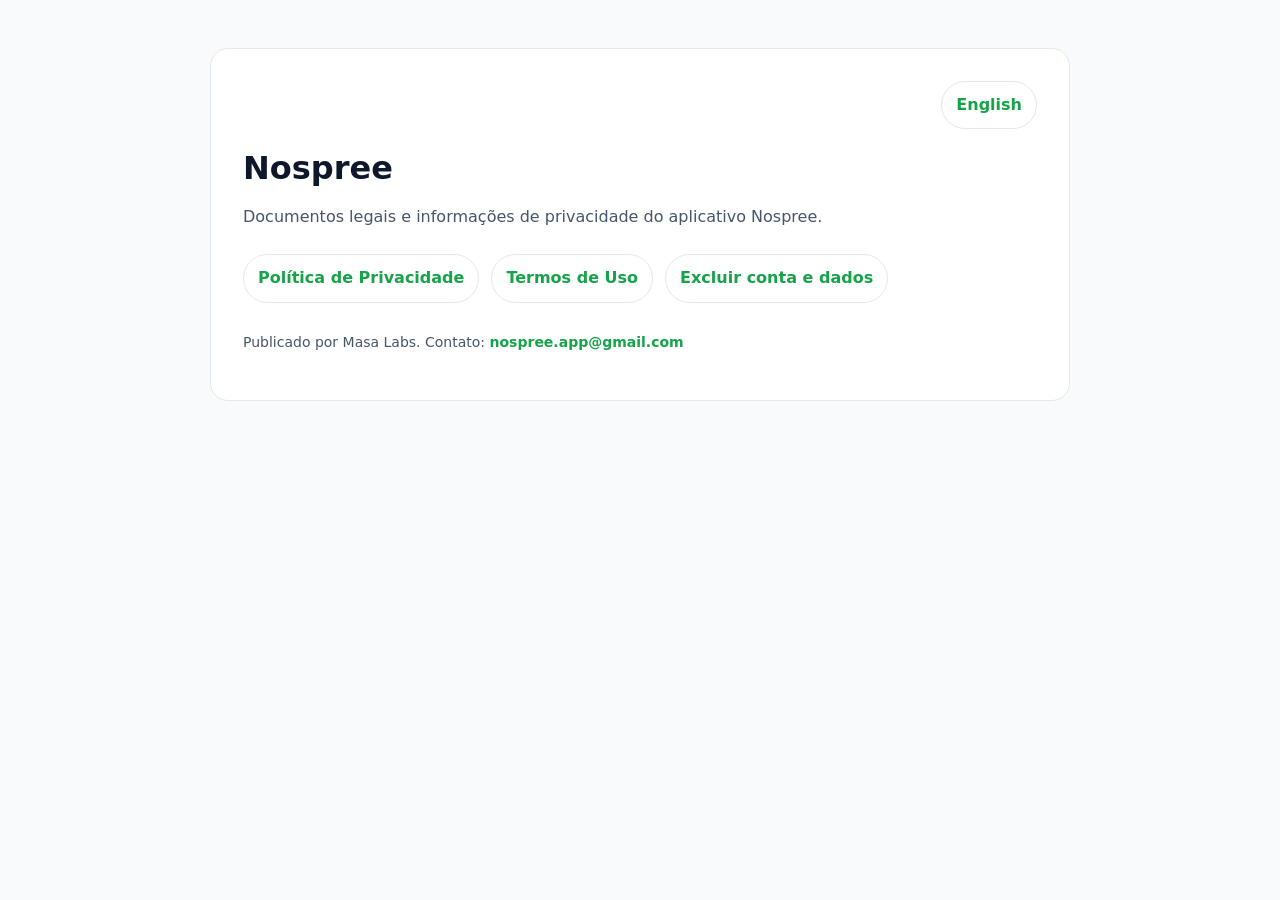
<file: index.html>
<!doctype html><html lang="pt-BR"><head><meta charset="utf-8"/><meta name="viewport" content="width=device-width, initial-scale=1"/><title>Nospree — Legal</title><meta name="description" content="Documentos legais do Nospree."/><link rel="stylesheet" href="./style.css"/></head><body><main><section class="card"><div class="language-switcher"><a href="./en/">English</a></div><h1>Nospree</h1><p>Documentos legais e informações de privacidade do aplicativo Nospree.</p><nav><a href="./privacy.html">Política de Privacidade</a><a href="./terms.html">Termos de Uso</a><a href="./delete-account.html">Excluir conta e dados</a></nav><p class="footer">Publicado por Masa Labs. Contato: <a href="mailto:nospree.app@gmail.com">nospree.app@gmail.com</a></p></section></main></body></html>
</file>
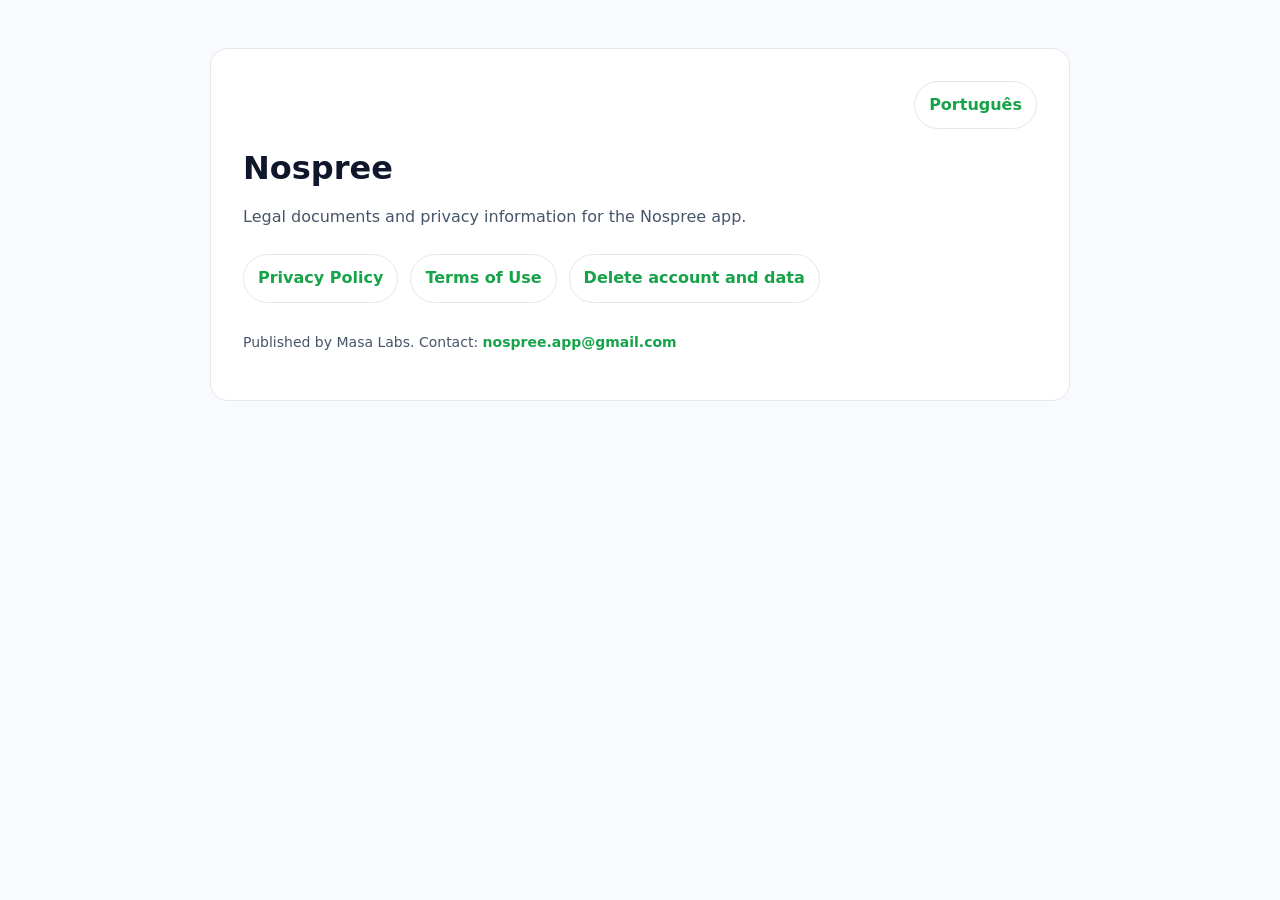
<file: en/index.html>
<!doctype html><html lang="en"><head><meta charset="utf-8"/><meta name="viewport" content="width=device-width, initial-scale=1"/><title>Nospree — Legal</title><meta name="description" content="Nospree legal documents."/><link rel="stylesheet" href="../style.css"/></head><body><main><section class="card"><div class="language-switcher"><a href="../index.html">Português</a></div><h1>Nospree</h1><p>Legal documents and privacy information for the Nospree app.</p><nav><a href="./privacy.html">Privacy Policy</a><a href="./terms.html">Terms of Use</a><a href="./delete-account.html">Delete account and data</a></nav><p class="footer">Published by Masa Labs. Contact: <a href="mailto:nospree.app@gmail.com">nospree.app@gmail.com</a></p></section></main></body></html>
</file>
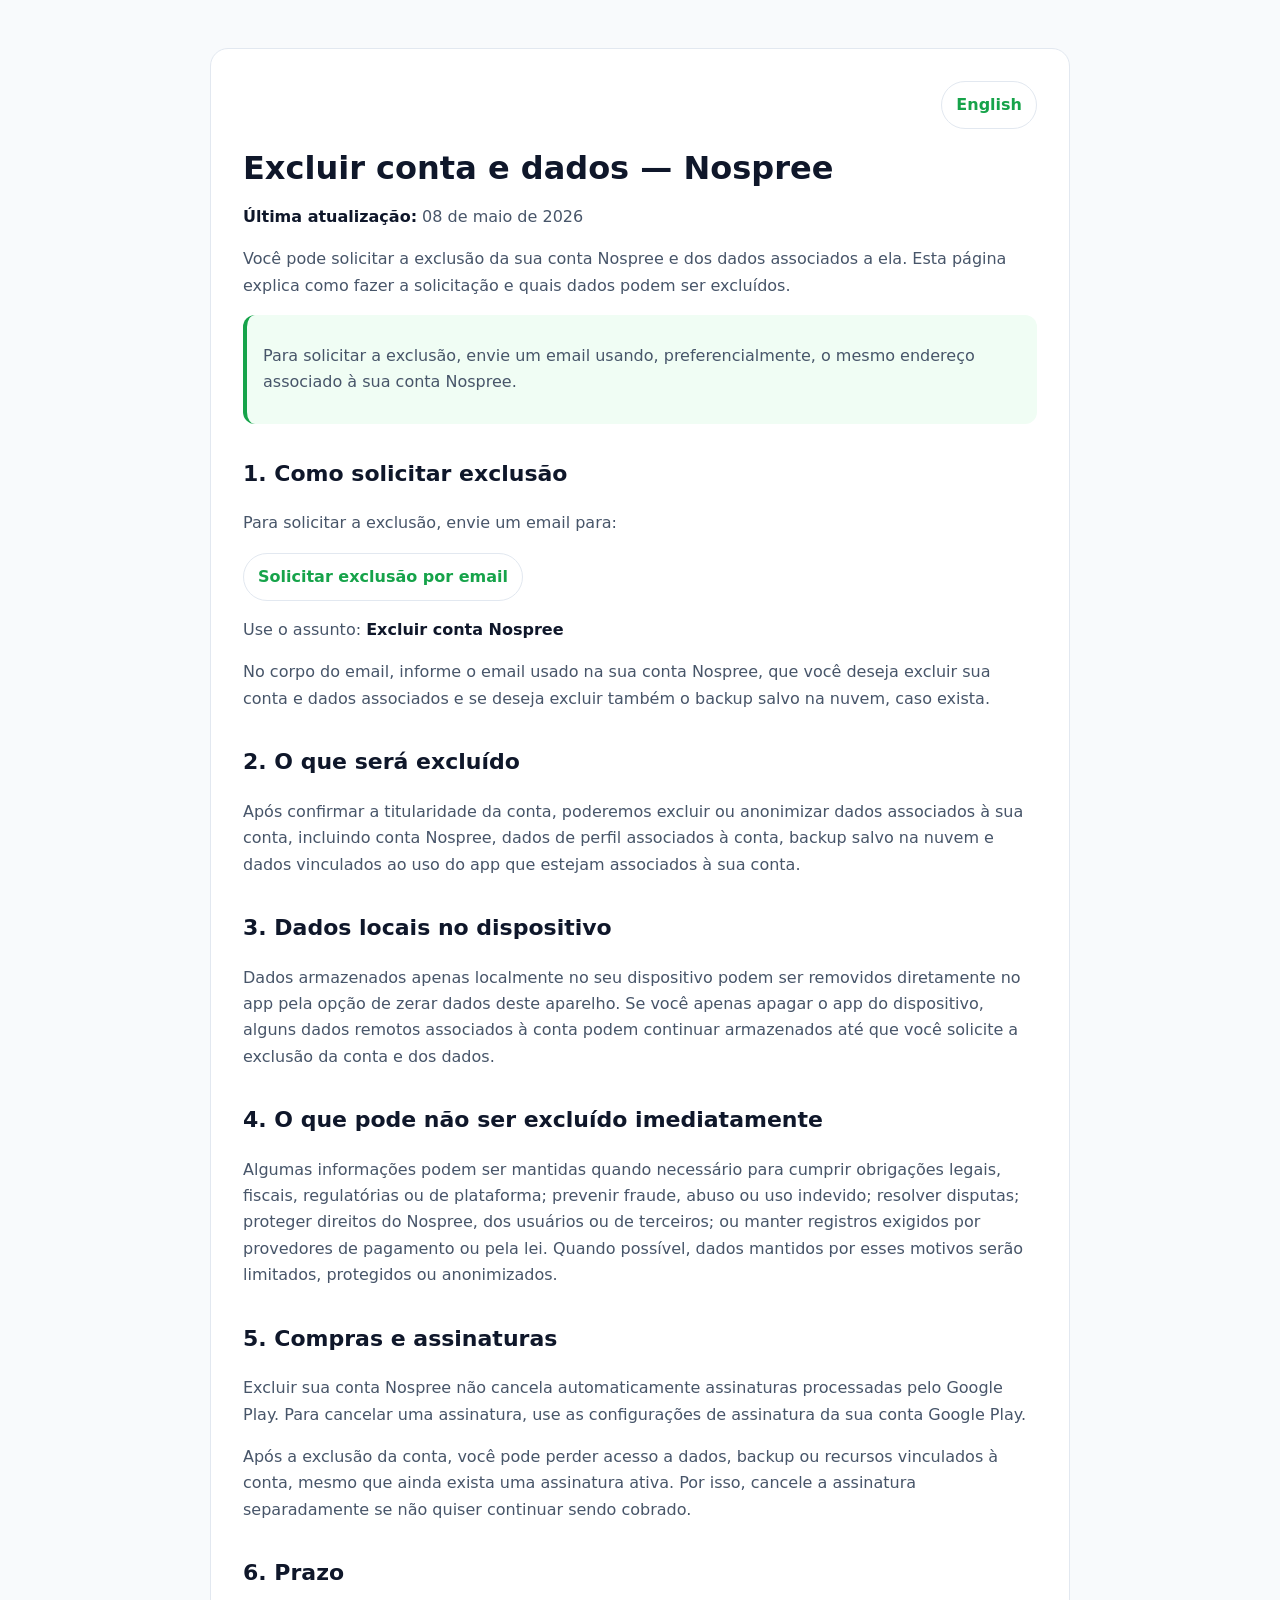
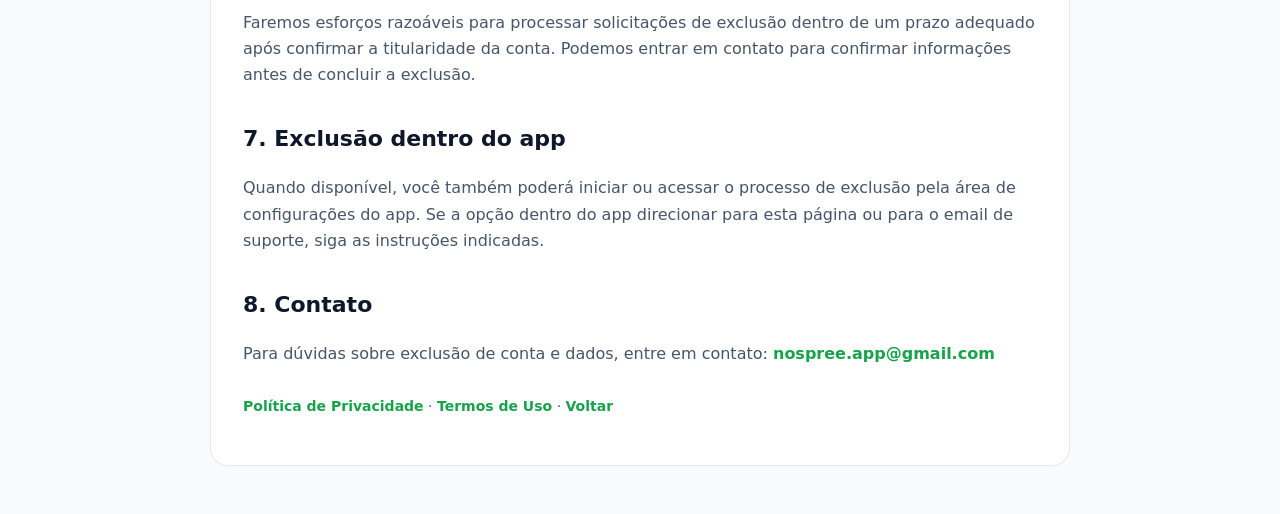
<file: delete-account.html>
<!doctype html>
<html lang="pt-BR">
  <head><meta charset="utf-8"/><meta name="viewport" content="width=device-width, initial-scale=1"/><title>Excluir conta e dados — Nospree</title><meta name="description" content="Solicite a exclusão da sua conta e dados do Nospree."/><link rel="stylesheet" href="./style.css"/></head>
  <body><main><article class="card"><div class="language-switcher"><a href="./en/delete-account.html">English</a></div>
    <h1>Excluir conta e dados — Nospree</h1>
    <p><strong>Última atualização:</strong> 08 de maio de 2026</p>
    <p>Você pode solicitar a exclusão da sua conta Nospree e dos dados associados a ela. Esta página explica como fazer a solicitação e quais dados podem ser excluídos.</p>
    <div class="notice"><p>Para solicitar a exclusão, envie um email usando, preferencialmente, o mesmo endereço associado à sua conta Nospree.</p></div>
    <h2>1. Como solicitar exclusão</h2><p>Para solicitar a exclusão, envie um email para:</p><p><a class="button" href="mailto:nospree.app@gmail.com?subject=Excluir%20conta%20Nospree&body=Ol%C3%A1%2C%20quero%20solicitar%20a%20exclus%C3%A3o%20da%20minha%20conta%20Nospree%20e%20dos%20dados%20associados.%0A%0AEmail%20da%20conta%3A%20%0AExcluir%20backup%20na%20nuvem%3F%20Sim%2FN%C3%A3o%0A">Solicitar exclusão por email</a></p><p>Use o assunto: <strong>Excluir conta Nospree</strong></p><p>No corpo do email, informe o email usado na sua conta Nospree, que você deseja excluir sua conta e dados associados e se deseja excluir também o backup salvo na nuvem, caso exista.</p>
    <h2>2. O que será excluído</h2><p>Após confirmar a titularidade da conta, poderemos excluir ou anonimizar dados associados à sua conta, incluindo conta Nospree, dados de perfil associados à conta, backup salvo na nuvem e dados vinculados ao uso do app que estejam associados à sua conta.</p>
    <h2>3. Dados locais no dispositivo</h2><p>Dados armazenados apenas localmente no seu dispositivo podem ser removidos diretamente no app pela opção de zerar dados deste aparelho. Se você apenas apagar o app do dispositivo, alguns dados remotos associados à conta podem continuar armazenados até que você solicite a exclusão da conta e dos dados.</p>
    <h2>4. O que pode não ser excluído imediatamente</h2><p>Algumas informações podem ser mantidas quando necessário para cumprir obrigações legais, fiscais, regulatórias ou de plataforma; prevenir fraude, abuso ou uso indevido; resolver disputas; proteger direitos do Nospree, dos usuários ou de terceiros; ou manter registros exigidos por provedores de pagamento ou pela lei. Quando possível, dados mantidos por esses motivos serão limitados, protegidos ou anonimizados.</p>
    <h2>5. Compras e assinaturas</h2><p>Excluir sua conta Nospree não cancela automaticamente assinaturas processadas pelo Google Play. Para cancelar uma assinatura, use as configurações de assinatura da sua conta Google Play.</p><p>Após a exclusão da conta, você pode perder acesso a dados, backup ou recursos vinculados à conta, mesmo que ainda exista uma assinatura ativa. Por isso, cancele a assinatura separadamente se não quiser continuar sendo cobrado.</p>
    <h2>6. Prazo</h2><p>Faremos esforços razoáveis para processar solicitações de exclusão dentro de um prazo adequado após confirmar a titularidade da conta. Podemos entrar em contato para confirmar informações antes de concluir a exclusão.</p>
    <h2>7. Exclusão dentro do app</h2><p>Quando disponível, você também poderá iniciar ou acessar o processo de exclusão pela área de configurações do app. Se a opção dentro do app direcionar para esta página ou para o email de suporte, siga as instruções indicadas.</p>
    <h2>8. Contato</h2><p>Para dúvidas sobre exclusão de conta e dados, entre em contato: <a href="mailto:nospree.app@gmail.com">nospree.app@gmail.com</a></p>
    <p class="footer"><a href="./privacy.html">Política de Privacidade</a> · <a href="./terms.html">Termos de Uso</a> · <a href="./index.html">Voltar</a></p>
  </article></main></body>
</html>
</file>
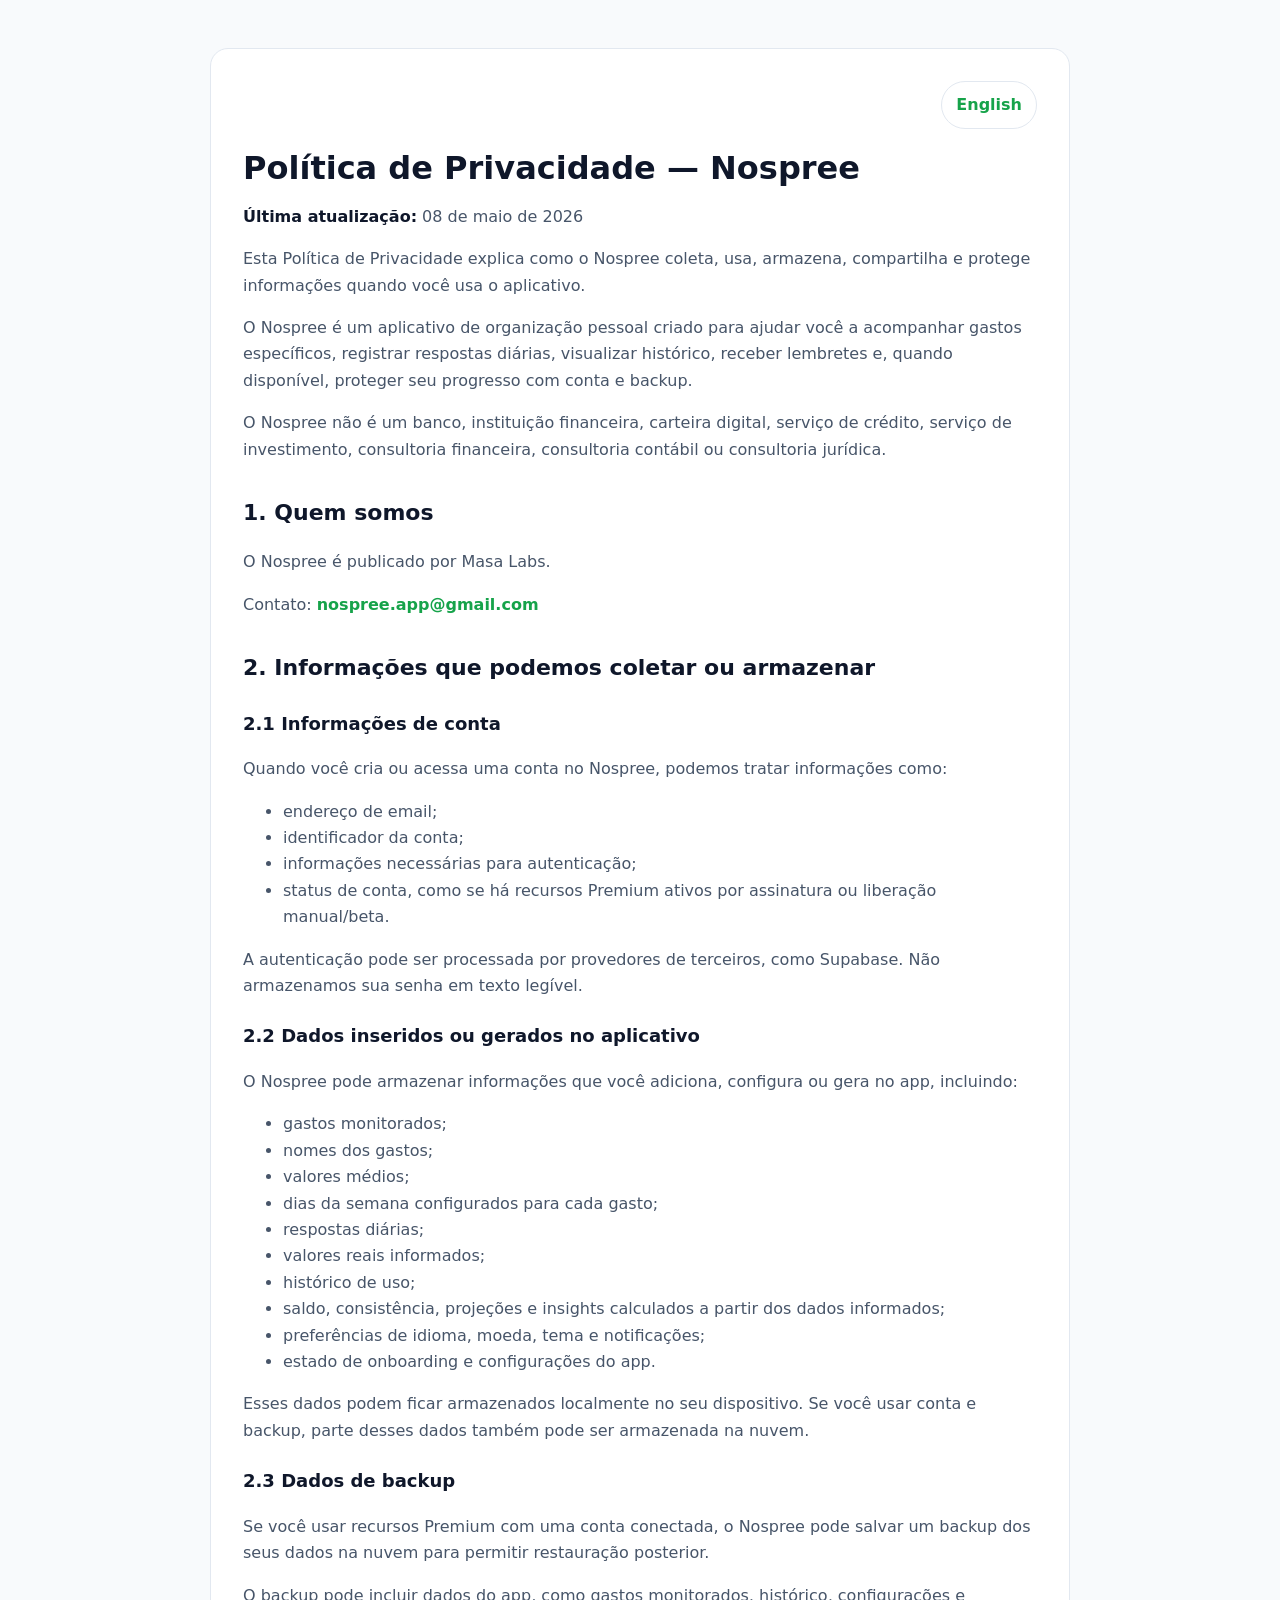
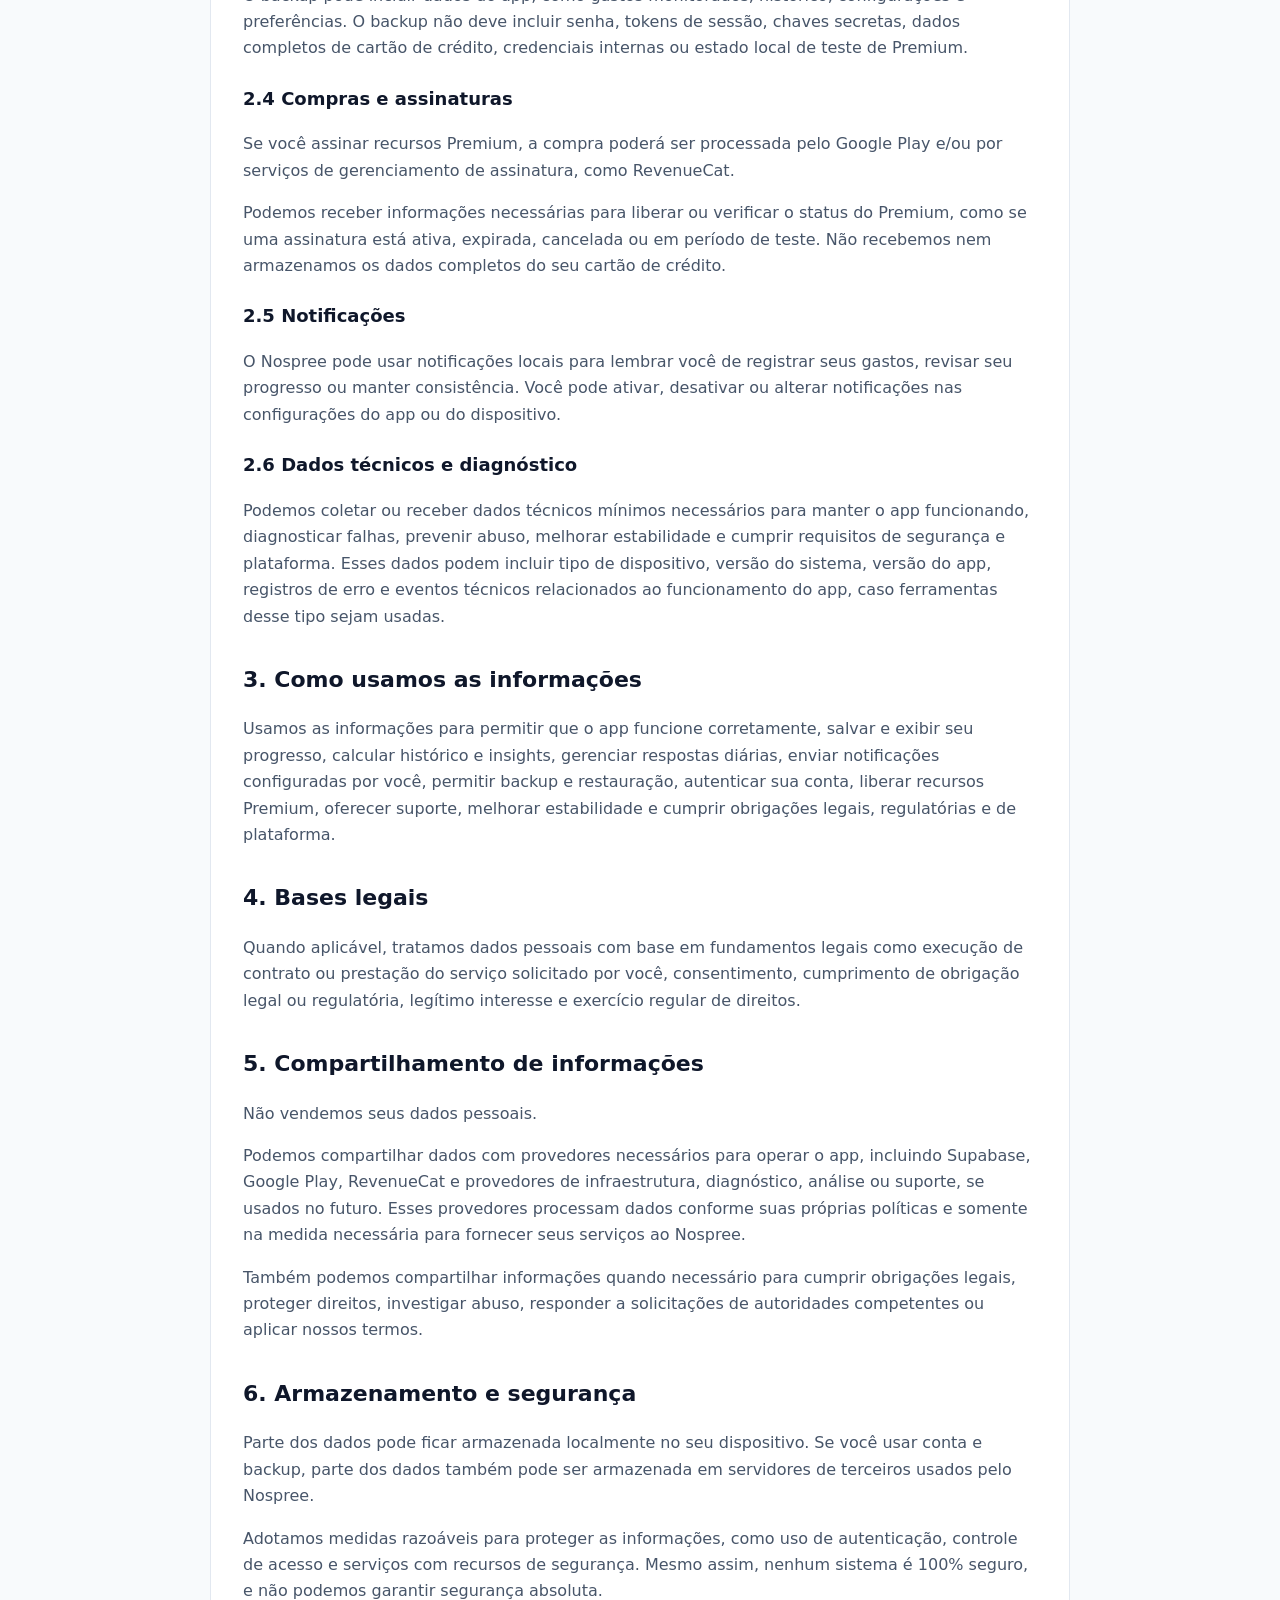
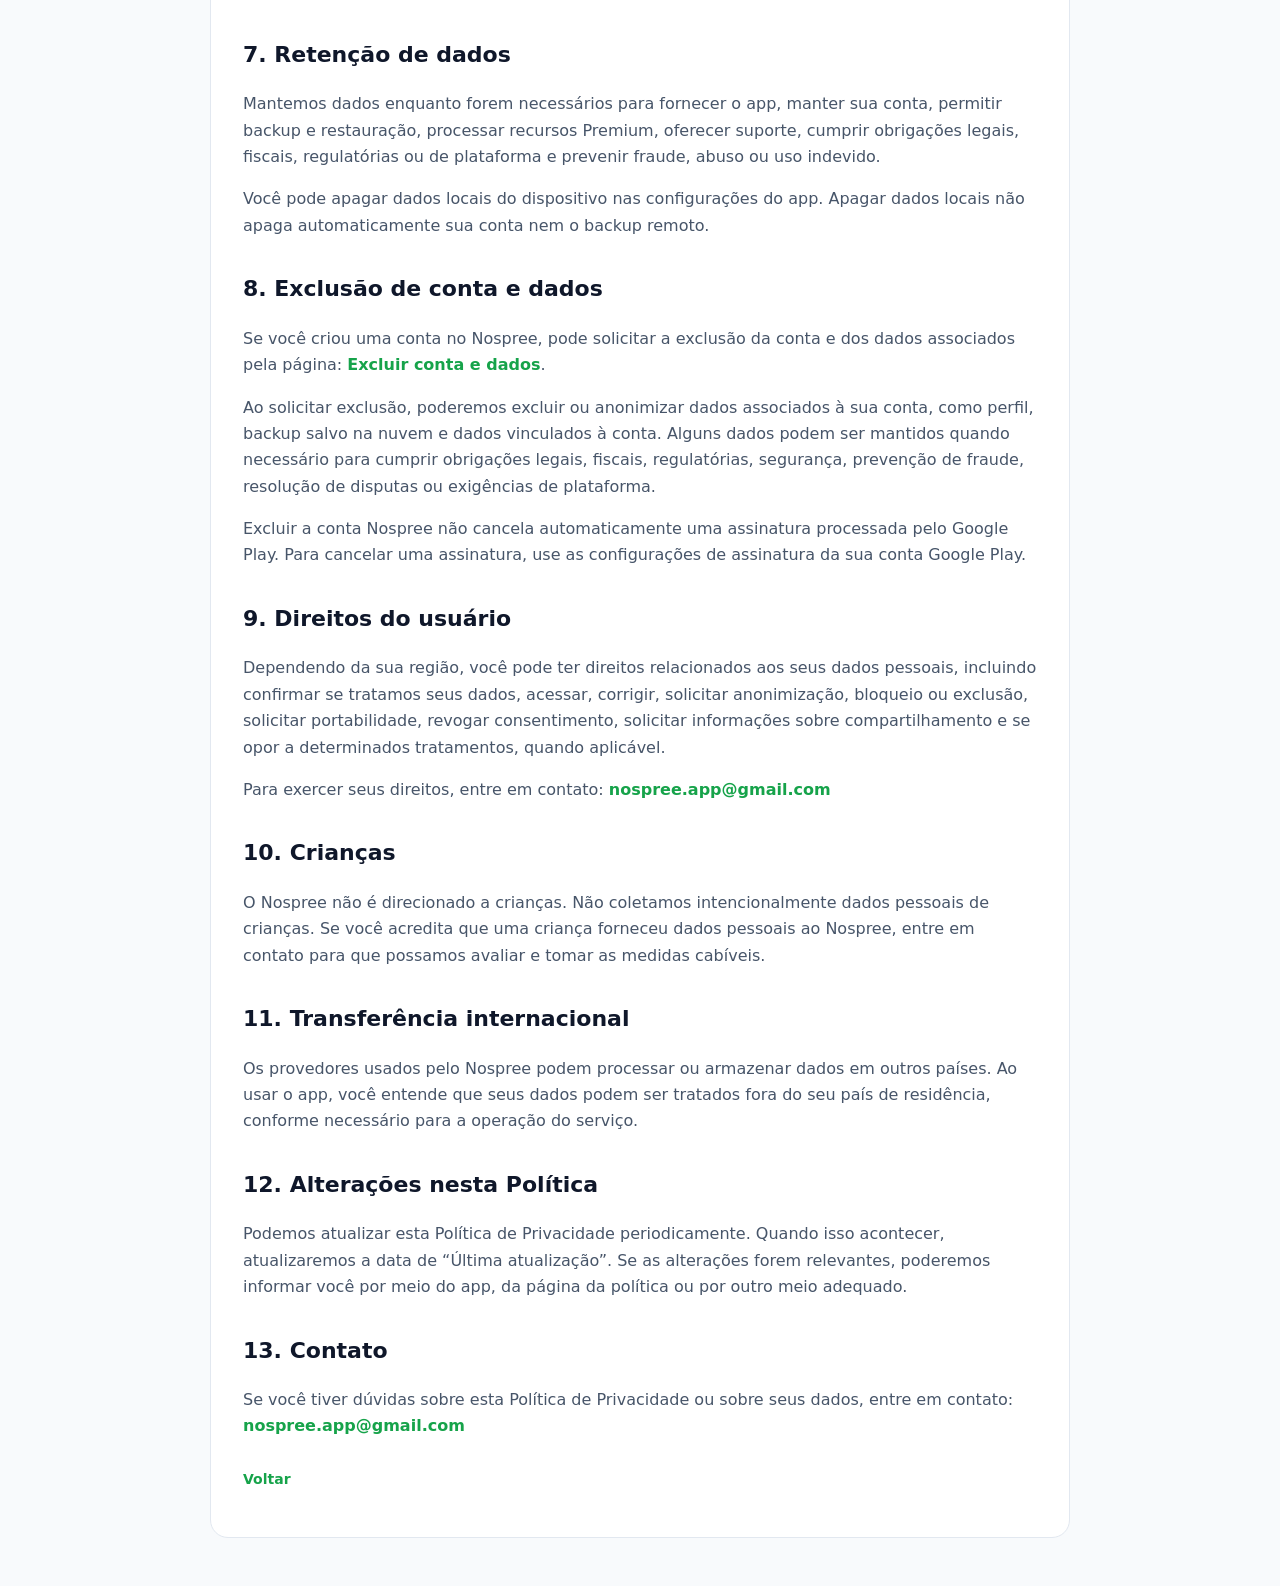
<file: privacy.html>
<!doctype html>
<html lang="pt-BR">
  <head>
    <meta charset="utf-8" />
    <meta name="viewport" content="width=device-width, initial-scale=1" />
    <title>Política de Privacidade — Nospree</title>
    <meta name="description" content="Política de Privacidade do aplicativo Nospree." />
    <link rel="stylesheet" href="./style.css" />
  </head>
  <body>
    <main>
      <article class="card">
        <div class="language-switcher"><a href="./en/privacy.html">English</a></div>
        <h1>Política de Privacidade — Nospree</h1>
        <p><strong>Última atualização:</strong> 08 de maio de 2026</p>
        <p>Esta Política de Privacidade explica como o Nospree coleta, usa, armazena, compartilha e protege informações quando você usa o aplicativo.</p>
        <p>O Nospree é um aplicativo de organização pessoal criado para ajudar você a acompanhar gastos específicos, registrar respostas diárias, visualizar histórico, receber lembretes e, quando disponível, proteger seu progresso com conta e backup.</p>
        <p>O Nospree não é um banco, instituição financeira, carteira digital, serviço de crédito, serviço de investimento, consultoria financeira, consultoria contábil ou consultoria jurídica.</p>
        <h2>1. Quem somos</h2>
        <p>O Nospree é publicado por Masa Labs.</p>
        <p>Contato: <a href="mailto:nospree.app@gmail.com">nospree.app@gmail.com</a></p>
        <h2>2. Informações que podemos coletar ou armazenar</h2>
        <h3>2.1 Informações de conta</h3>
        <p>Quando você cria ou acessa uma conta no Nospree, podemos tratar informações como:</p>
        <ul><li>endereço de email;</li><li>identificador da conta;</li><li>informações necessárias para autenticação;</li><li>status de conta, como se há recursos Premium ativos por assinatura ou liberação manual/beta.</li></ul>
        <p>A autenticação pode ser processada por provedores de terceiros, como Supabase. Não armazenamos sua senha em texto legível.</p>
        <h3>2.2 Dados inseridos ou gerados no aplicativo</h3>
        <p>O Nospree pode armazenar informações que você adiciona, configura ou gera no app, incluindo:</p>
        <ul><li>gastos monitorados;</li><li>nomes dos gastos;</li><li>valores médios;</li><li>dias da semana configurados para cada gasto;</li><li>respostas diárias;</li><li>valores reais informados;</li><li>histórico de uso;</li><li>saldo, consistência, projeções e insights calculados a partir dos dados informados;</li><li>preferências de idioma, moeda, tema e notificações;</li><li>estado de onboarding e configurações do app.</li></ul>
        <p>Esses dados podem ficar armazenados localmente no seu dispositivo. Se você usar conta e backup, parte desses dados também pode ser armazenada na nuvem.</p>
        <h3>2.3 Dados de backup</h3>
        <p>Se você usar recursos Premium com uma conta conectada, o Nospree pode salvar um backup dos seus dados na nuvem para permitir restauração posterior.</p>
        <p>O backup pode incluir dados do app, como gastos monitorados, histórico, configurações e preferências. O backup não deve incluir senha, tokens de sessão, chaves secretas, dados completos de cartão de crédito, credenciais internas ou estado local de teste de Premium.</p>
        <h3>2.4 Compras e assinaturas</h3>
        <p>Se você assinar recursos Premium, a compra poderá ser processada pelo Google Play e/ou por serviços de gerenciamento de assinatura, como RevenueCat.</p>
        <p>Podemos receber informações necessárias para liberar ou verificar o status do Premium, como se uma assinatura está ativa, expirada, cancelada ou em período de teste. Não recebemos nem armazenamos os dados completos do seu cartão de crédito.</p>
        <h3>2.5 Notificações</h3>
        <p>O Nospree pode usar notificações locais para lembrar você de registrar seus gastos, revisar seu progresso ou manter consistência. Você pode ativar, desativar ou alterar notificações nas configurações do app ou do dispositivo.</p>
        <h3>2.6 Dados técnicos e diagnóstico</h3>
        <p>Podemos coletar ou receber dados técnicos mínimos necessários para manter o app funcionando, diagnosticar falhas, prevenir abuso, melhorar estabilidade e cumprir requisitos de segurança e plataforma. Esses dados podem incluir tipo de dispositivo, versão do sistema, versão do app, registros de erro e eventos técnicos relacionados ao funcionamento do app, caso ferramentas desse tipo sejam usadas.</p>
        <h2>3. Como usamos as informações</h2>
        <p>Usamos as informações para permitir que o app funcione corretamente, salvar e exibir seu progresso, calcular histórico e insights, gerenciar respostas diárias, enviar notificações configuradas por você, permitir backup e restauração, autenticar sua conta, liberar recursos Premium, oferecer suporte, melhorar estabilidade e cumprir obrigações legais, regulatórias e de plataforma.</p>
        <h2>4. Bases legais</h2>
        <p>Quando aplicável, tratamos dados pessoais com base em fundamentos legais como execução de contrato ou prestação do serviço solicitado por você, consentimento, cumprimento de obrigação legal ou regulatória, legítimo interesse e exercício regular de direitos.</p>
        <h2>5. Compartilhamento de informações</h2>
        <p>Não vendemos seus dados pessoais.</p>
        <p>Podemos compartilhar dados com provedores necessários para operar o app, incluindo Supabase, Google Play, RevenueCat e provedores de infraestrutura, diagnóstico, análise ou suporte, se usados no futuro. Esses provedores processam dados conforme suas próprias políticas e somente na medida necessária para fornecer seus serviços ao Nospree.</p>
        <p>Também podemos compartilhar informações quando necessário para cumprir obrigações legais, proteger direitos, investigar abuso, responder a solicitações de autoridades competentes ou aplicar nossos termos.</p>
        <h2>6. Armazenamento e segurança</h2>
        <p>Parte dos dados pode ficar armazenada localmente no seu dispositivo. Se você usar conta e backup, parte dos dados também pode ser armazenada em servidores de terceiros usados pelo Nospree.</p>
        <p>Adotamos medidas razoáveis para proteger as informações, como uso de autenticação, controle de acesso e serviços com recursos de segurança. Mesmo assim, nenhum sistema é 100% seguro, e não podemos garantir segurança absoluta.</p>
        <h2>7. Retenção de dados</h2>
        <p>Mantemos dados enquanto forem necessários para fornecer o app, manter sua conta, permitir backup e restauração, processar recursos Premium, oferecer suporte, cumprir obrigações legais, fiscais, regulatórias ou de plataforma e prevenir fraude, abuso ou uso indevido.</p>
        <p>Você pode apagar dados locais do dispositivo nas configurações do app. Apagar dados locais não apaga automaticamente sua conta nem o backup remoto.</p>
        <h2>8. Exclusão de conta e dados</h2>
        <p>Se você criou uma conta no Nospree, pode solicitar a exclusão da conta e dos dados associados pela página: <a href="./delete-account.html">Excluir conta e dados</a>.</p>
        <p>Ao solicitar exclusão, poderemos excluir ou anonimizar dados associados à sua conta, como perfil, backup salvo na nuvem e dados vinculados à conta. Alguns dados podem ser mantidos quando necessário para cumprir obrigações legais, fiscais, regulatórias, segurança, prevenção de fraude, resolução de disputas ou exigências de plataforma.</p>
        <p>Excluir a conta Nospree não cancela automaticamente uma assinatura processada pelo Google Play. Para cancelar uma assinatura, use as configurações de assinatura da sua conta Google Play.</p>
        <h2>9. Direitos do usuário</h2>
        <p>Dependendo da sua região, você pode ter direitos relacionados aos seus dados pessoais, incluindo confirmar se tratamos seus dados, acessar, corrigir, solicitar anonimização, bloqueio ou exclusão, solicitar portabilidade, revogar consentimento, solicitar informações sobre compartilhamento e se opor a determinados tratamentos, quando aplicável.</p>
        <p>Para exercer seus direitos, entre em contato: <a href="mailto:nospree.app@gmail.com">nospree.app@gmail.com</a></p>
        <h2>10. Crianças</h2>
        <p>O Nospree não é direcionado a crianças. Não coletamos intencionalmente dados pessoais de crianças. Se você acredita que uma criança forneceu dados pessoais ao Nospree, entre em contato para que possamos avaliar e tomar as medidas cabíveis.</p>
        <h2>11. Transferência internacional</h2>
        <p>Os provedores usados pelo Nospree podem processar ou armazenar dados em outros países. Ao usar o app, você entende que seus dados podem ser tratados fora do seu país de residência, conforme necessário para a operação do serviço.</p>
        <h2>12. Alterações nesta Política</h2>
        <p>Podemos atualizar esta Política de Privacidade periodicamente. Quando isso acontecer, atualizaremos a data de “Última atualização”. Se as alterações forem relevantes, poderemos informar você por meio do app, da página da política ou por outro meio adequado.</p>
        <h2>13. Contato</h2>
        <p>Se você tiver dúvidas sobre esta Política de Privacidade ou sobre seus dados, entre em contato: <a href="mailto:nospree.app@gmail.com">nospree.app@gmail.com</a></p>
        <p class="footer"><a href="./index.html">Voltar</a></p>
      </article>
    </main>
  </body>
</html>
</file>
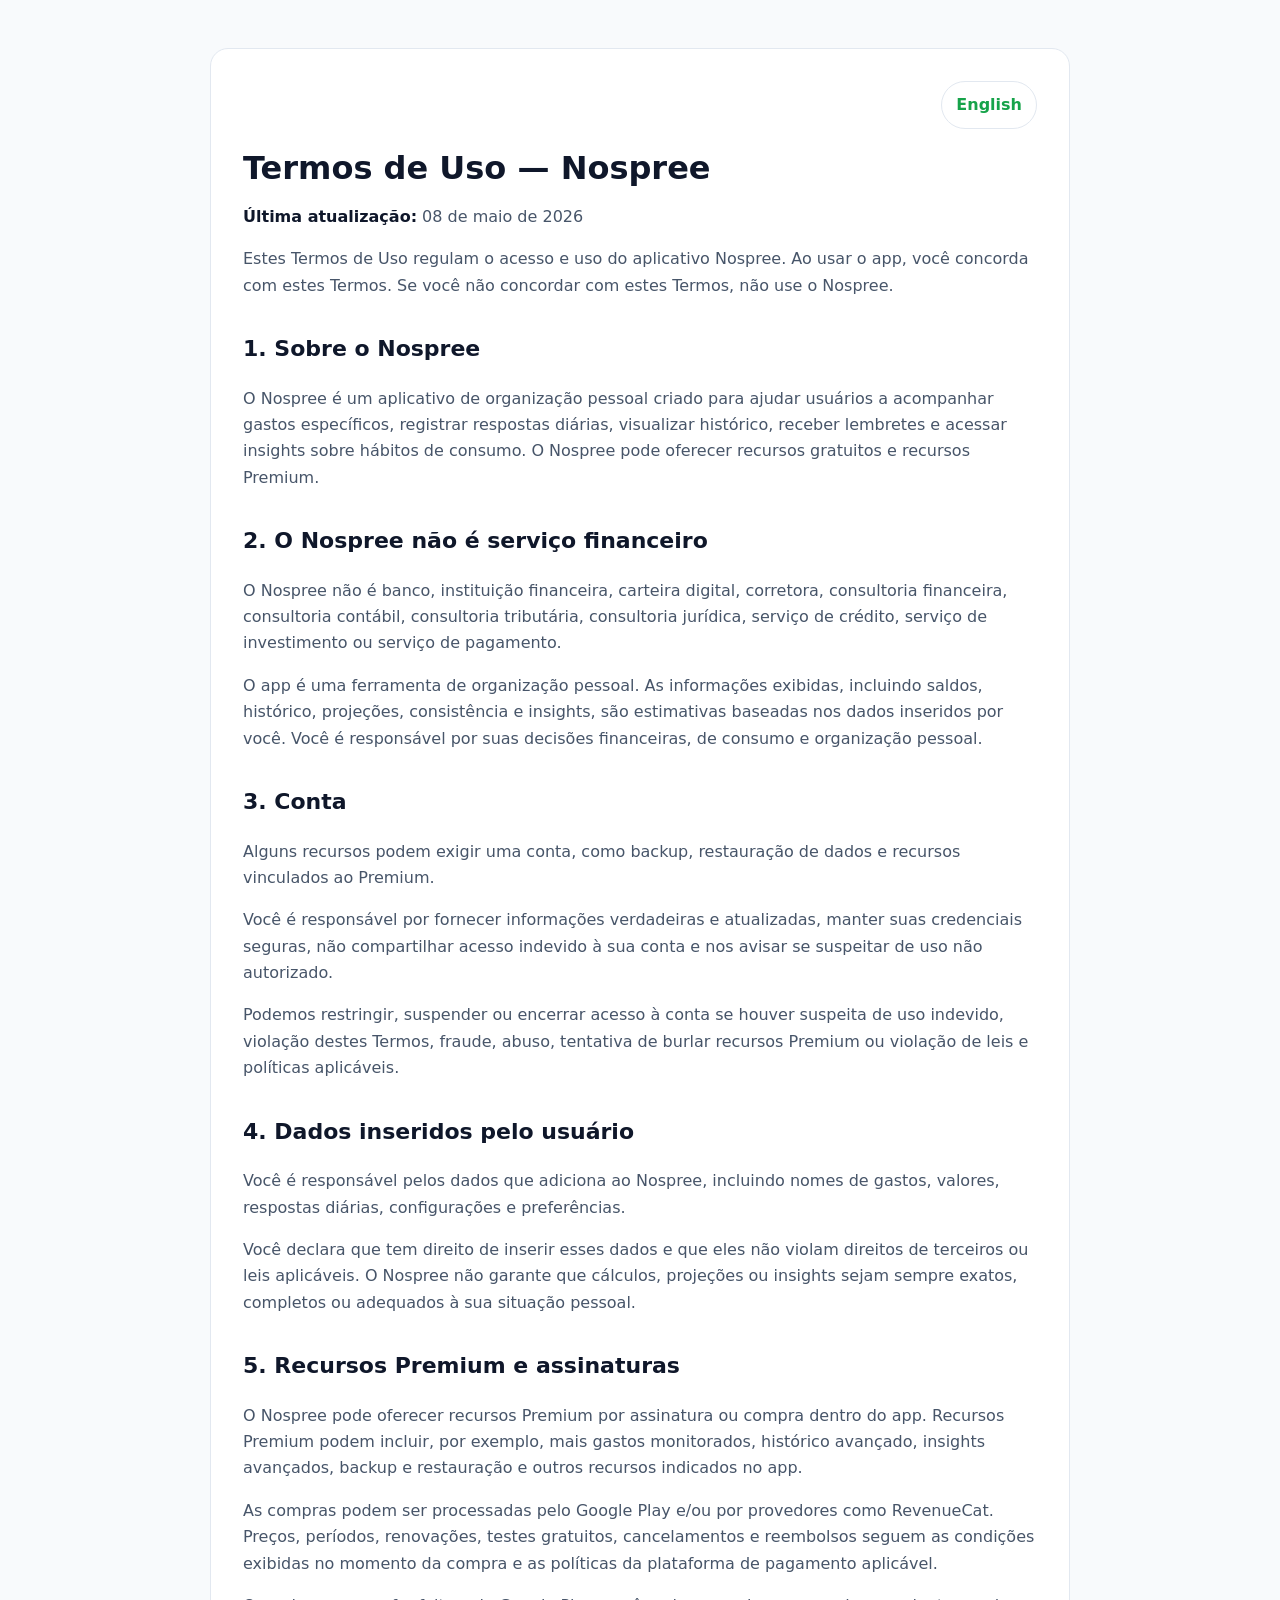
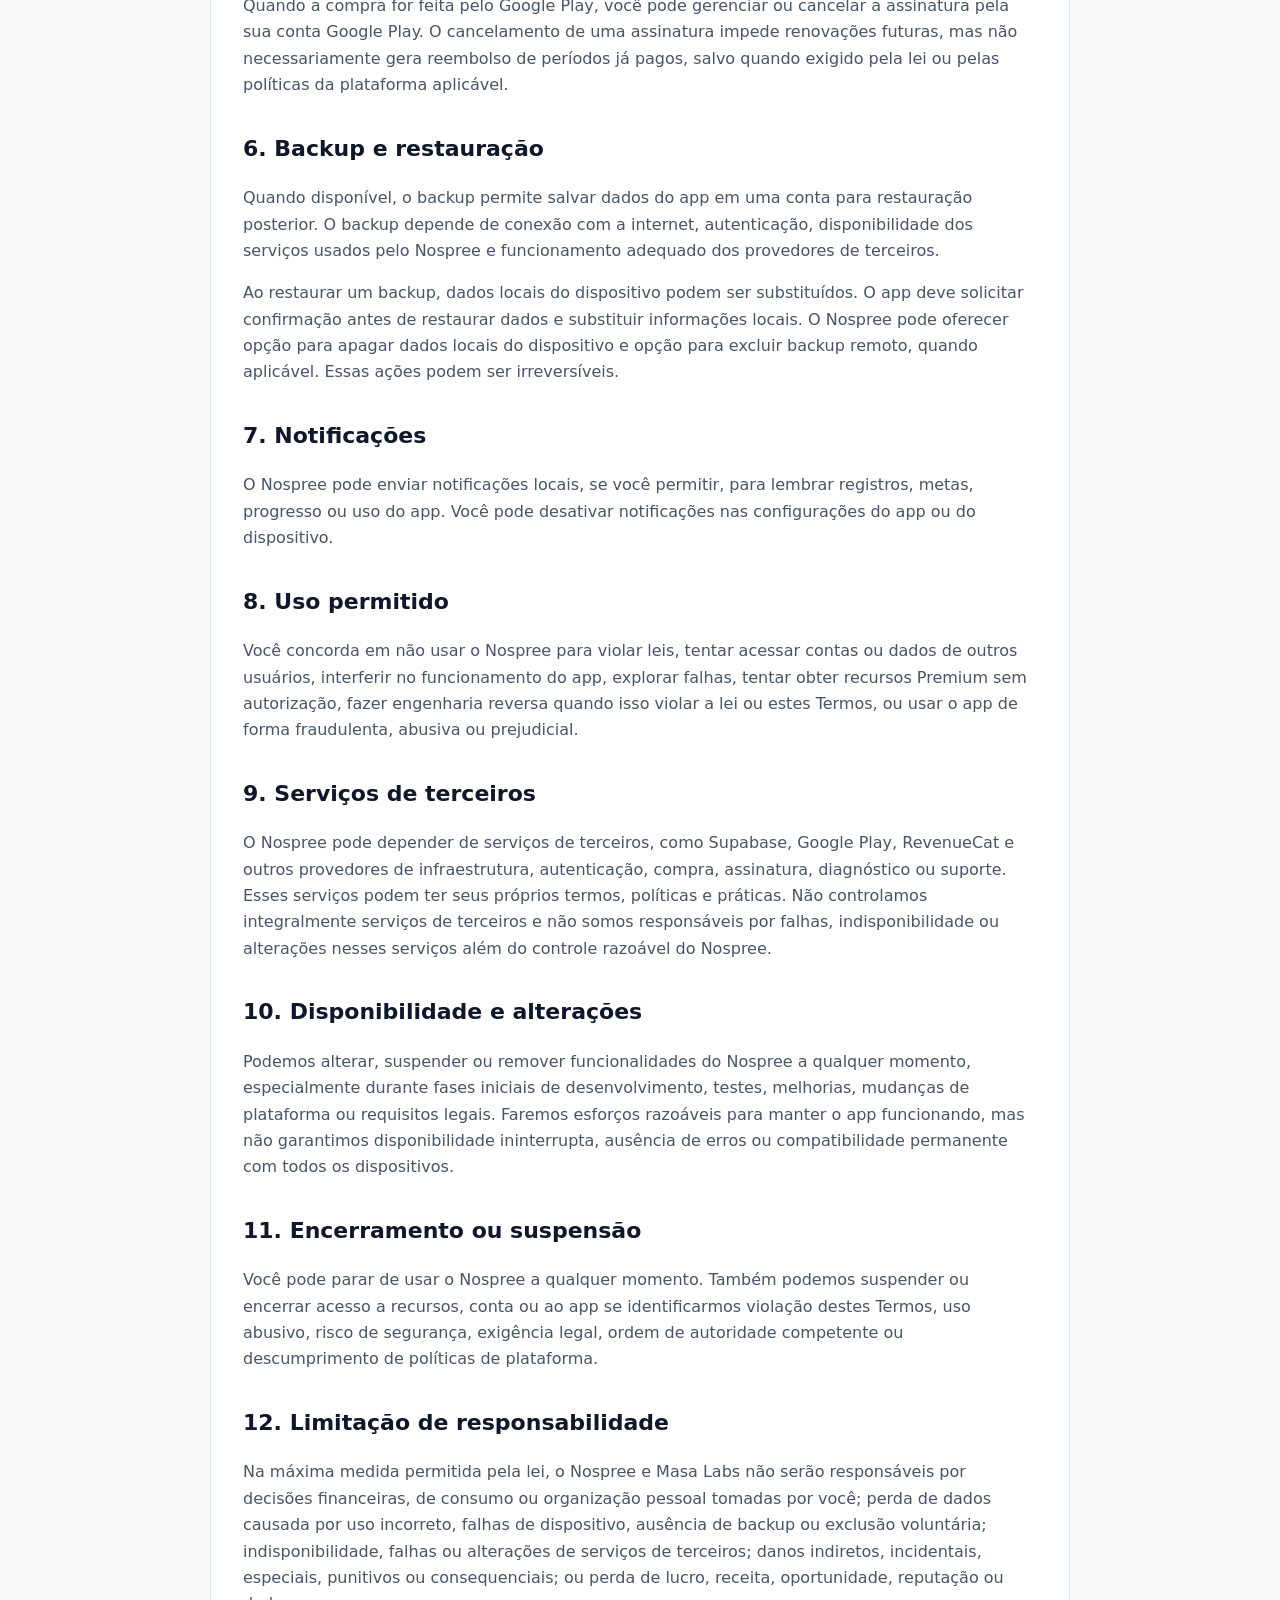
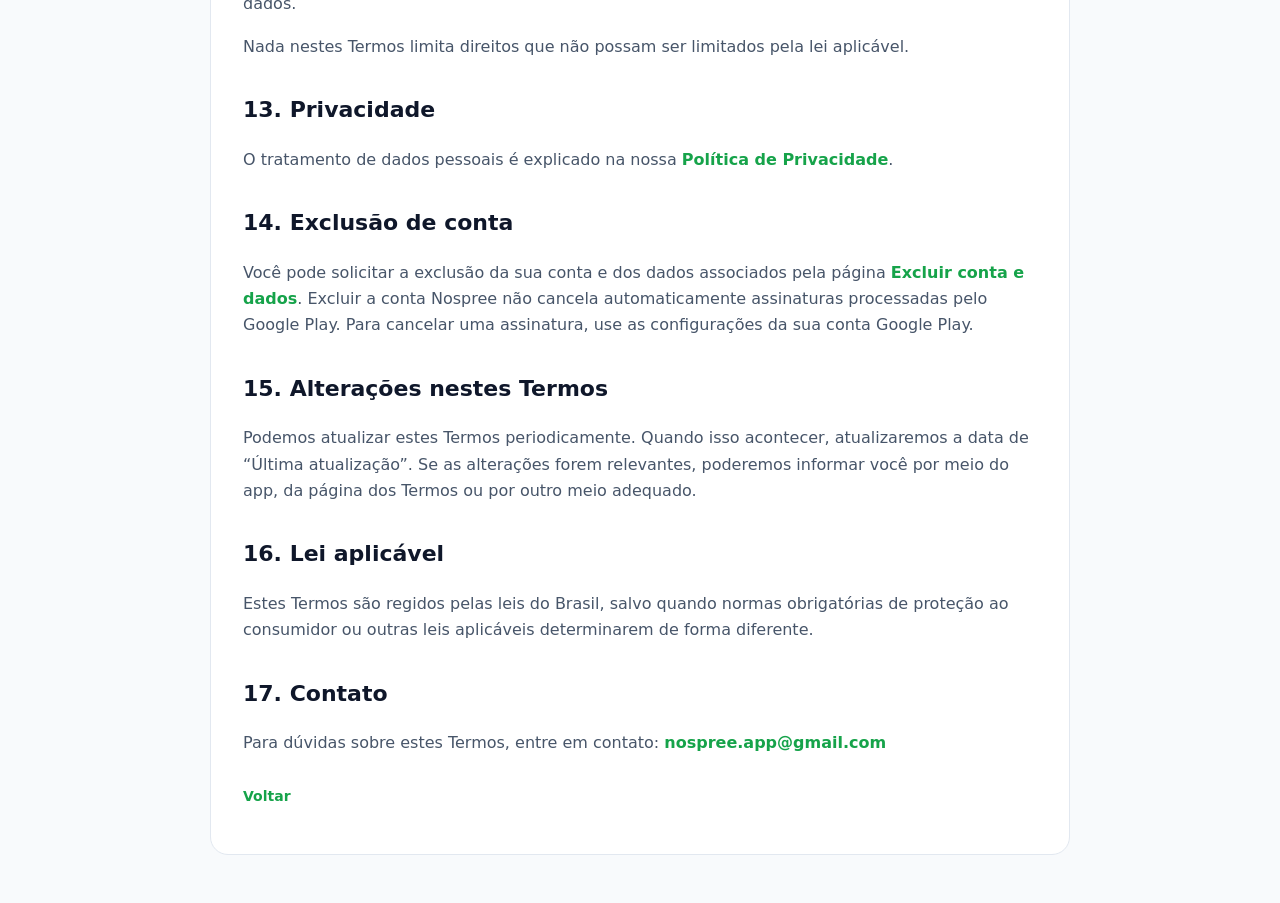
<file: terms.html>
<!doctype html>
<html lang="pt-BR">
  <head><meta charset="utf-8"/><meta name="viewport" content="width=device-width, initial-scale=1"/><title>Termos de Uso — Nospree</title><meta name="description" content="Termos de Uso do aplicativo Nospree."/><link rel="stylesheet" href="./style.css"/></head>
  <body><main><article class="card"><div class="language-switcher"><a href="./en/terms.html">English</a></div>
    <h1>Termos de Uso — Nospree</h1>
    <p><strong>Última atualização:</strong> 08 de maio de 2026</p>
    <p>Estes Termos de Uso regulam o acesso e uso do aplicativo Nospree. Ao usar o app, você concorda com estes Termos. Se você não concordar com estes Termos, não use o Nospree.</p>
    <h2>1. Sobre o Nospree</h2><p>O Nospree é um aplicativo de organização pessoal criado para ajudar usuários a acompanhar gastos específicos, registrar respostas diárias, visualizar histórico, receber lembretes e acessar insights sobre hábitos de consumo. O Nospree pode oferecer recursos gratuitos e recursos Premium.</p>
    <h2>2. O Nospree não é serviço financeiro</h2><p>O Nospree não é banco, instituição financeira, carteira digital, corretora, consultoria financeira, consultoria contábil, consultoria tributária, consultoria jurídica, serviço de crédito, serviço de investimento ou serviço de pagamento.</p><p>O app é uma ferramenta de organização pessoal. As informações exibidas, incluindo saldos, histórico, projeções, consistência e insights, são estimativas baseadas nos dados inseridos por você. Você é responsável por suas decisões financeiras, de consumo e organização pessoal.</p>
    <h2>3. Conta</h2><p>Alguns recursos podem exigir uma conta, como backup, restauração de dados e recursos vinculados ao Premium.</p><p>Você é responsável por fornecer informações verdadeiras e atualizadas, manter suas credenciais seguras, não compartilhar acesso indevido à sua conta e nos avisar se suspeitar de uso não autorizado.</p><p>Podemos restringir, suspender ou encerrar acesso à conta se houver suspeita de uso indevido, violação destes Termos, fraude, abuso, tentativa de burlar recursos Premium ou violação de leis e políticas aplicáveis.</p>
    <h2>4. Dados inseridos pelo usuário</h2><p>Você é responsável pelos dados que adiciona ao Nospree, incluindo nomes de gastos, valores, respostas diárias, configurações e preferências.</p><p>Você declara que tem direito de inserir esses dados e que eles não violam direitos de terceiros ou leis aplicáveis. O Nospree não garante que cálculos, projeções ou insights sejam sempre exatos, completos ou adequados à sua situação pessoal.</p>
    <h2>5. Recursos Premium e assinaturas</h2><p>O Nospree pode oferecer recursos Premium por assinatura ou compra dentro do app. Recursos Premium podem incluir, por exemplo, mais gastos monitorados, histórico avançado, insights avançados, backup e restauração e outros recursos indicados no app.</p><p>As compras podem ser processadas pelo Google Play e/ou por provedores como RevenueCat. Preços, períodos, renovações, testes gratuitos, cancelamentos e reembolsos seguem as condições exibidas no momento da compra e as políticas da plataforma de pagamento aplicável.</p><p>Quando a compra for feita pelo Google Play, você pode gerenciar ou cancelar a assinatura pela sua conta Google Play. O cancelamento de uma assinatura impede renovações futuras, mas não necessariamente gera reembolso de períodos já pagos, salvo quando exigido pela lei ou pelas políticas da plataforma aplicável.</p>
    <h2>6. Backup e restauração</h2><p>Quando disponível, o backup permite salvar dados do app em uma conta para restauração posterior. O backup depende de conexão com a internet, autenticação, disponibilidade dos serviços usados pelo Nospree e funcionamento adequado dos provedores de terceiros.</p><p>Ao restaurar um backup, dados locais do dispositivo podem ser substituídos. O app deve solicitar confirmação antes de restaurar dados e substituir informações locais. O Nospree pode oferecer opção para apagar dados locais do dispositivo e opção para excluir backup remoto, quando aplicável. Essas ações podem ser irreversíveis.</p>
    <h2>7. Notificações</h2><p>O Nospree pode enviar notificações locais, se você permitir, para lembrar registros, metas, progresso ou uso do app. Você pode desativar notificações nas configurações do app ou do dispositivo.</p>
    <h2>8. Uso permitido</h2><p>Você concorda em não usar o Nospree para violar leis, tentar acessar contas ou dados de outros usuários, interferir no funcionamento do app, explorar falhas, tentar obter recursos Premium sem autorização, fazer engenharia reversa quando isso violar a lei ou estes Termos, ou usar o app de forma fraudulenta, abusiva ou prejudicial.</p>
    <h2>9. Serviços de terceiros</h2><p>O Nospree pode depender de serviços de terceiros, como Supabase, Google Play, RevenueCat e outros provedores de infraestrutura, autenticação, compra, assinatura, diagnóstico ou suporte. Esses serviços podem ter seus próprios termos, políticas e práticas. Não controlamos integralmente serviços de terceiros e não somos responsáveis por falhas, indisponibilidade ou alterações nesses serviços além do controle razoável do Nospree.</p>
    <h2>10. Disponibilidade e alterações</h2><p>Podemos alterar, suspender ou remover funcionalidades do Nospree a qualquer momento, especialmente durante fases iniciais de desenvolvimento, testes, melhorias, mudanças de plataforma ou requisitos legais. Faremos esforços razoáveis para manter o app funcionando, mas não garantimos disponibilidade ininterrupta, ausência de erros ou compatibilidade permanente com todos os dispositivos.</p>
    <h2>11. Encerramento ou suspensão</h2><p>Você pode parar de usar o Nospree a qualquer momento. Também podemos suspender ou encerrar acesso a recursos, conta ou ao app se identificarmos violação destes Termos, uso abusivo, risco de segurança, exigência legal, ordem de autoridade competente ou descumprimento de políticas de plataforma.</p>
    <h2>12. Limitação de responsabilidade</h2><p>Na máxima medida permitida pela lei, o Nospree e Masa Labs não serão responsáveis por decisões financeiras, de consumo ou organização pessoal tomadas por você; perda de dados causada por uso incorreto, falhas de dispositivo, ausência de backup ou exclusão voluntária; indisponibilidade, falhas ou alterações de serviços de terceiros; danos indiretos, incidentais, especiais, punitivos ou consequenciais; ou perda de lucro, receita, oportunidade, reputação ou dados.</p><p>Nada nestes Termos limita direitos que não possam ser limitados pela lei aplicável.</p>
    <h2>13. Privacidade</h2><p>O tratamento de dados pessoais é explicado na nossa <a href="./privacy.html">Política de Privacidade</a>.</p>
    <h2>14. Exclusão de conta</h2><p>Você pode solicitar a exclusão da sua conta e dos dados associados pela página <a href="./delete-account.html">Excluir conta e dados</a>. Excluir a conta Nospree não cancela automaticamente assinaturas processadas pelo Google Play. Para cancelar uma assinatura, use as configurações da sua conta Google Play.</p>
    <h2>15. Alterações nestes Termos</h2><p>Podemos atualizar estes Termos periodicamente. Quando isso acontecer, atualizaremos a data de “Última atualização”. Se as alterações forem relevantes, poderemos informar você por meio do app, da página dos Termos ou por outro meio adequado.</p>
    <h2>16. Lei aplicável</h2><p>Estes Termos são regidos pelas leis do Brasil, salvo quando normas obrigatórias de proteção ao consumidor ou outras leis aplicáveis determinarem de forma diferente.</p>
    <h2>17. Contato</h2><p>Para dúvidas sobre estes Termos, entre em contato: <a href="mailto:nospree.app@gmail.com">nospree.app@gmail.com</a></p>
    <p class="footer"><a href="./index.html">Voltar</a></p>
  </article></main></body>
</html>
</file>
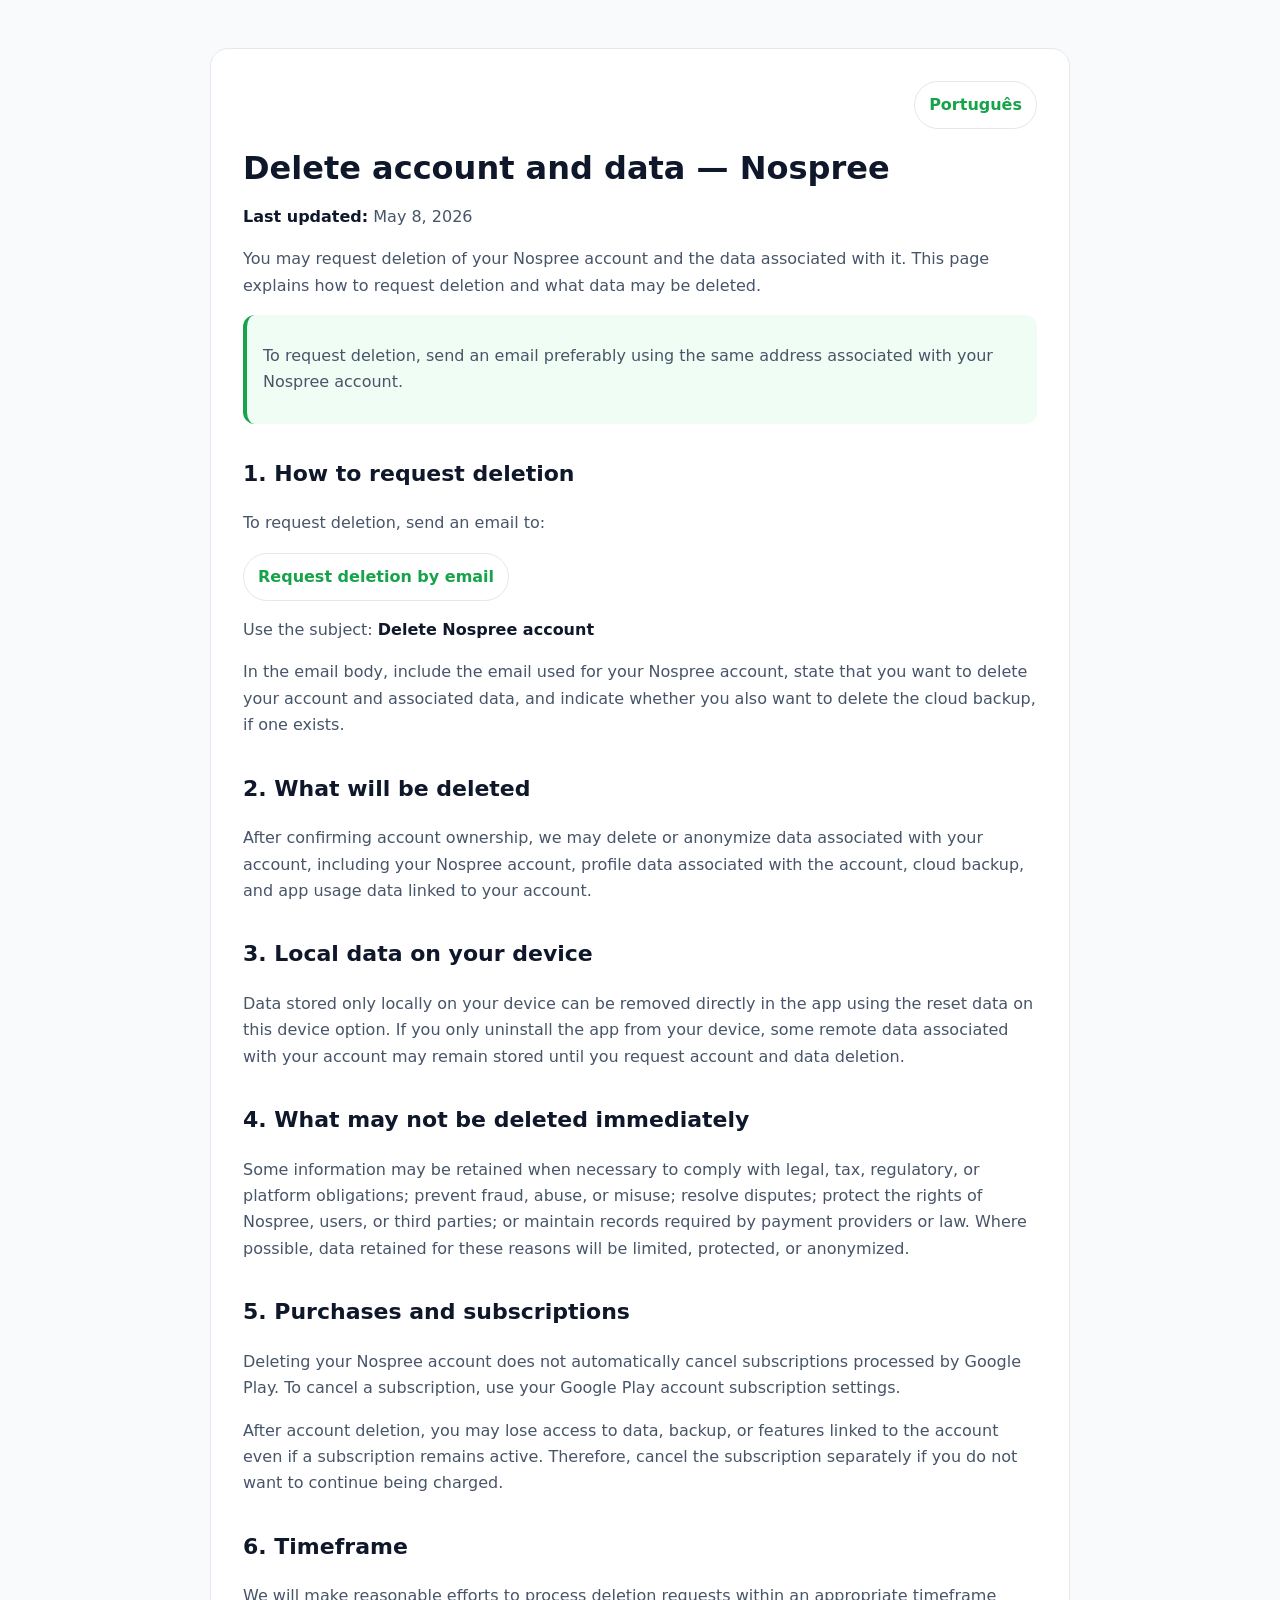
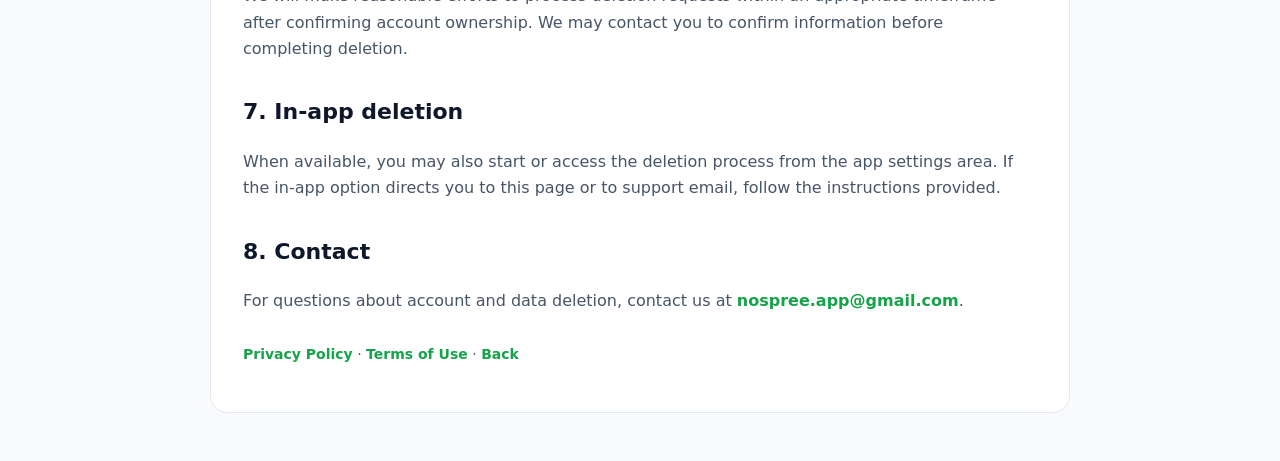
<file: en/delete-account.html>
<!doctype html>
<html lang="en">
  <head><meta charset="utf-8"/><meta name="viewport" content="width=device-width, initial-scale=1"/><title>Delete account and data — Nospree</title><meta name="description" content="Request deletion of your Nospree account and data."/><link rel="stylesheet" href="../style.css"/></head>
  <body><main><article class="card"><div class="language-switcher"><a href="../delete-account.html">Português</a></div>
    <h1>Delete account and data — Nospree</h1>
    <p><strong>Last updated:</strong> May 8, 2026</p>
    <p>You may request deletion of your Nospree account and the data associated with it. This page explains how to request deletion and what data may be deleted.</p>
    <div class="notice"><p>To request deletion, send an email preferably using the same address associated with your Nospree account.</p></div>
    <h2>1. How to request deletion</h2><p>To request deletion, send an email to:</p><p><a class="button" href="mailto:nospree.app@gmail.com?subject=Delete%20Nospree%20account&body=Hello%2C%20I%20want%20to%20request%20deletion%20of%20my%20Nospree%20account%20and%20associated%20data.%0A%0AAccount%20email%3A%20%0ADelete%20cloud%20backup%3F%20Yes%2FNo%0A">Request deletion by email</a></p><p>Use the subject: <strong>Delete Nospree account</strong></p><p>In the email body, include the email used for your Nospree account, state that you want to delete your account and associated data, and indicate whether you also want to delete the cloud backup, if one exists.</p>
    <h2>2. What will be deleted</h2><p>After confirming account ownership, we may delete or anonymize data associated with your account, including your Nospree account, profile data associated with the account, cloud backup, and app usage data linked to your account.</p>
    <h2>3. Local data on your device</h2><p>Data stored only locally on your device can be removed directly in the app using the reset data on this device option. If you only uninstall the app from your device, some remote data associated with your account may remain stored until you request account and data deletion.</p>
    <h2>4. What may not be deleted immediately</h2><p>Some information may be retained when necessary to comply with legal, tax, regulatory, or platform obligations; prevent fraud, abuse, or misuse; resolve disputes; protect the rights of Nospree, users, or third parties; or maintain records required by payment providers or law. Where possible, data retained for these reasons will be limited, protected, or anonymized.</p>
    <h2>5. Purchases and subscriptions</h2><p>Deleting your Nospree account does not automatically cancel subscriptions processed by Google Play. To cancel a subscription, use your Google Play account subscription settings.</p><p>After account deletion, you may lose access to data, backup, or features linked to the account even if a subscription remains active. Therefore, cancel the subscription separately if you do not want to continue being charged.</p>
    <h2>6. Timeframe</h2><p>We will make reasonable efforts to process deletion requests within an appropriate timeframe after confirming account ownership. We may contact you to confirm information before completing deletion.</p>
    <h2>7. In-app deletion</h2><p>When available, you may also start or access the deletion process from the app settings area. If the in-app option directs you to this page or to support email, follow the instructions provided.</p>
    <h2>8. Contact</h2><p>For questions about account and data deletion, contact us at <a href="mailto:nospree.app@gmail.com">nospree.app@gmail.com</a>.</p>
    <p class="footer"><a href="./privacy.html">Privacy Policy</a> · <a href="./terms.html">Terms of Use</a> · <a href="./index.html">Back</a></p>
  </article></main></body>
</html>
</file>
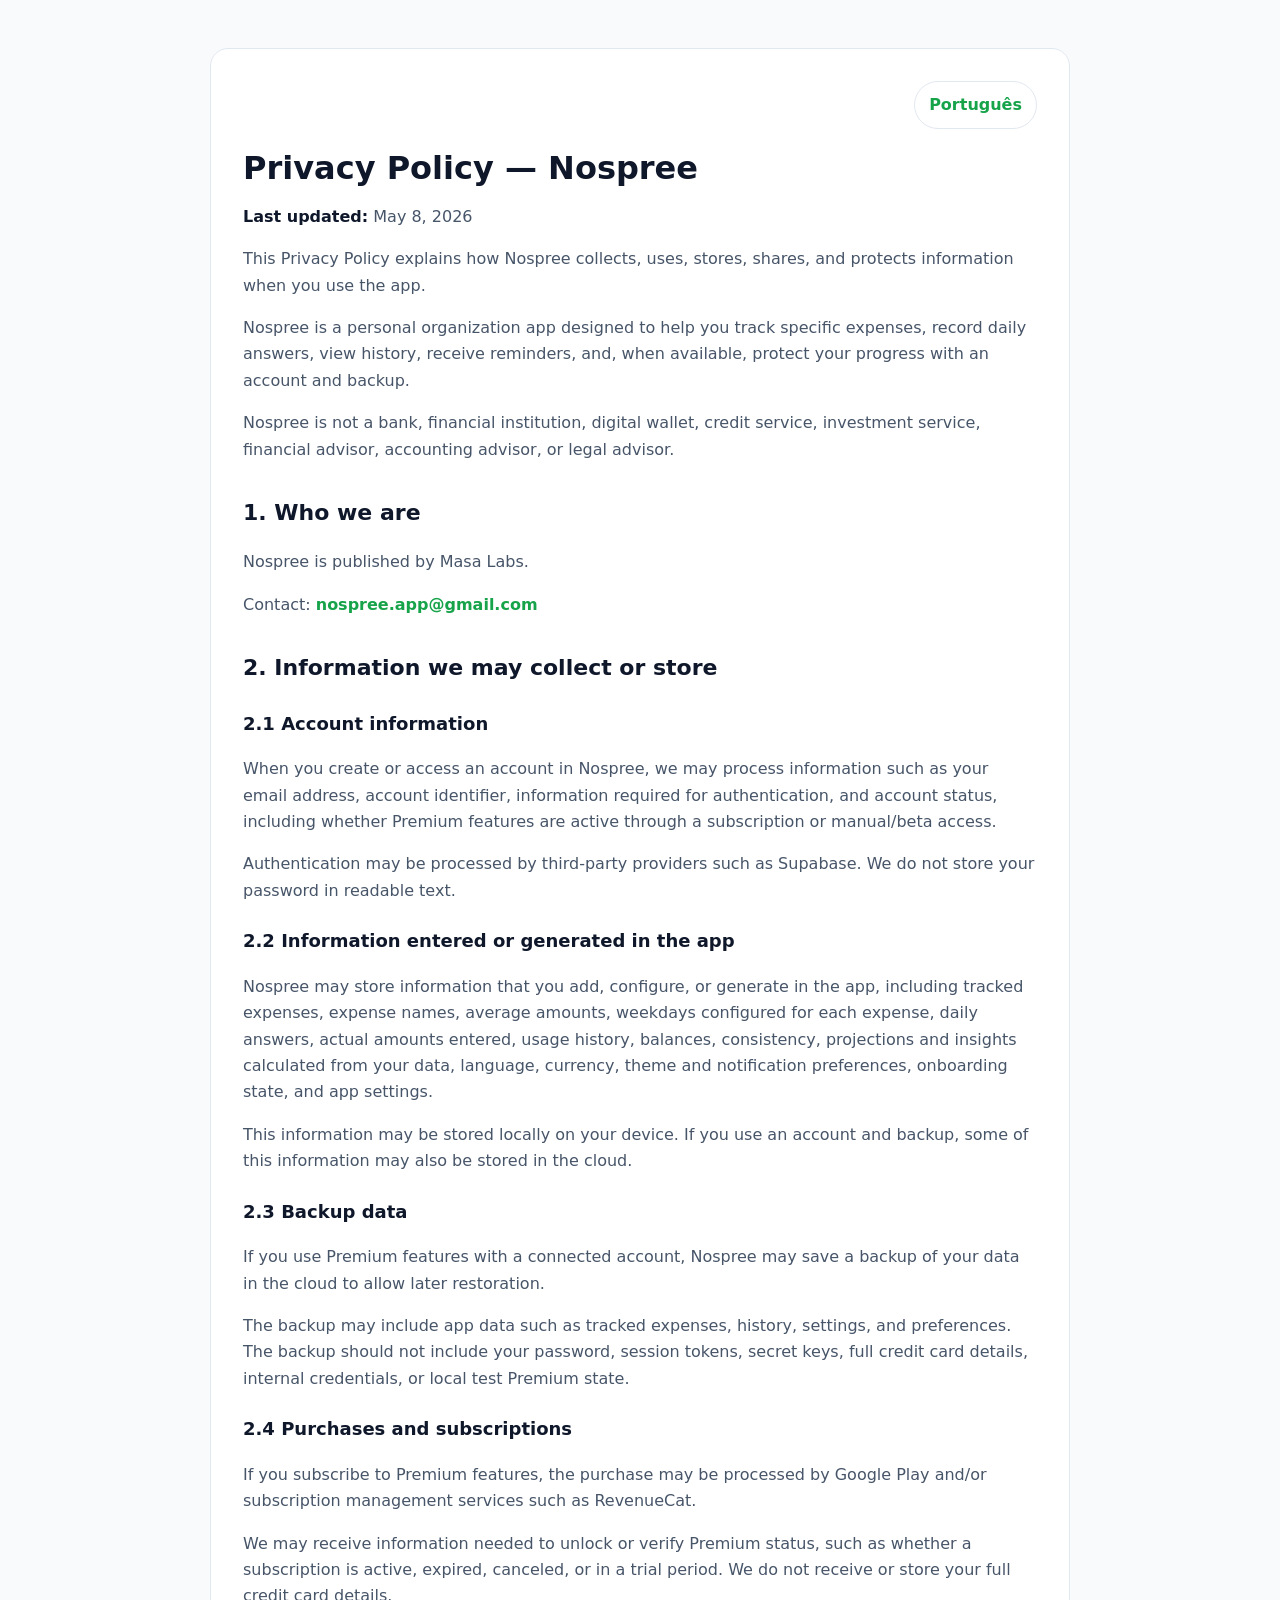
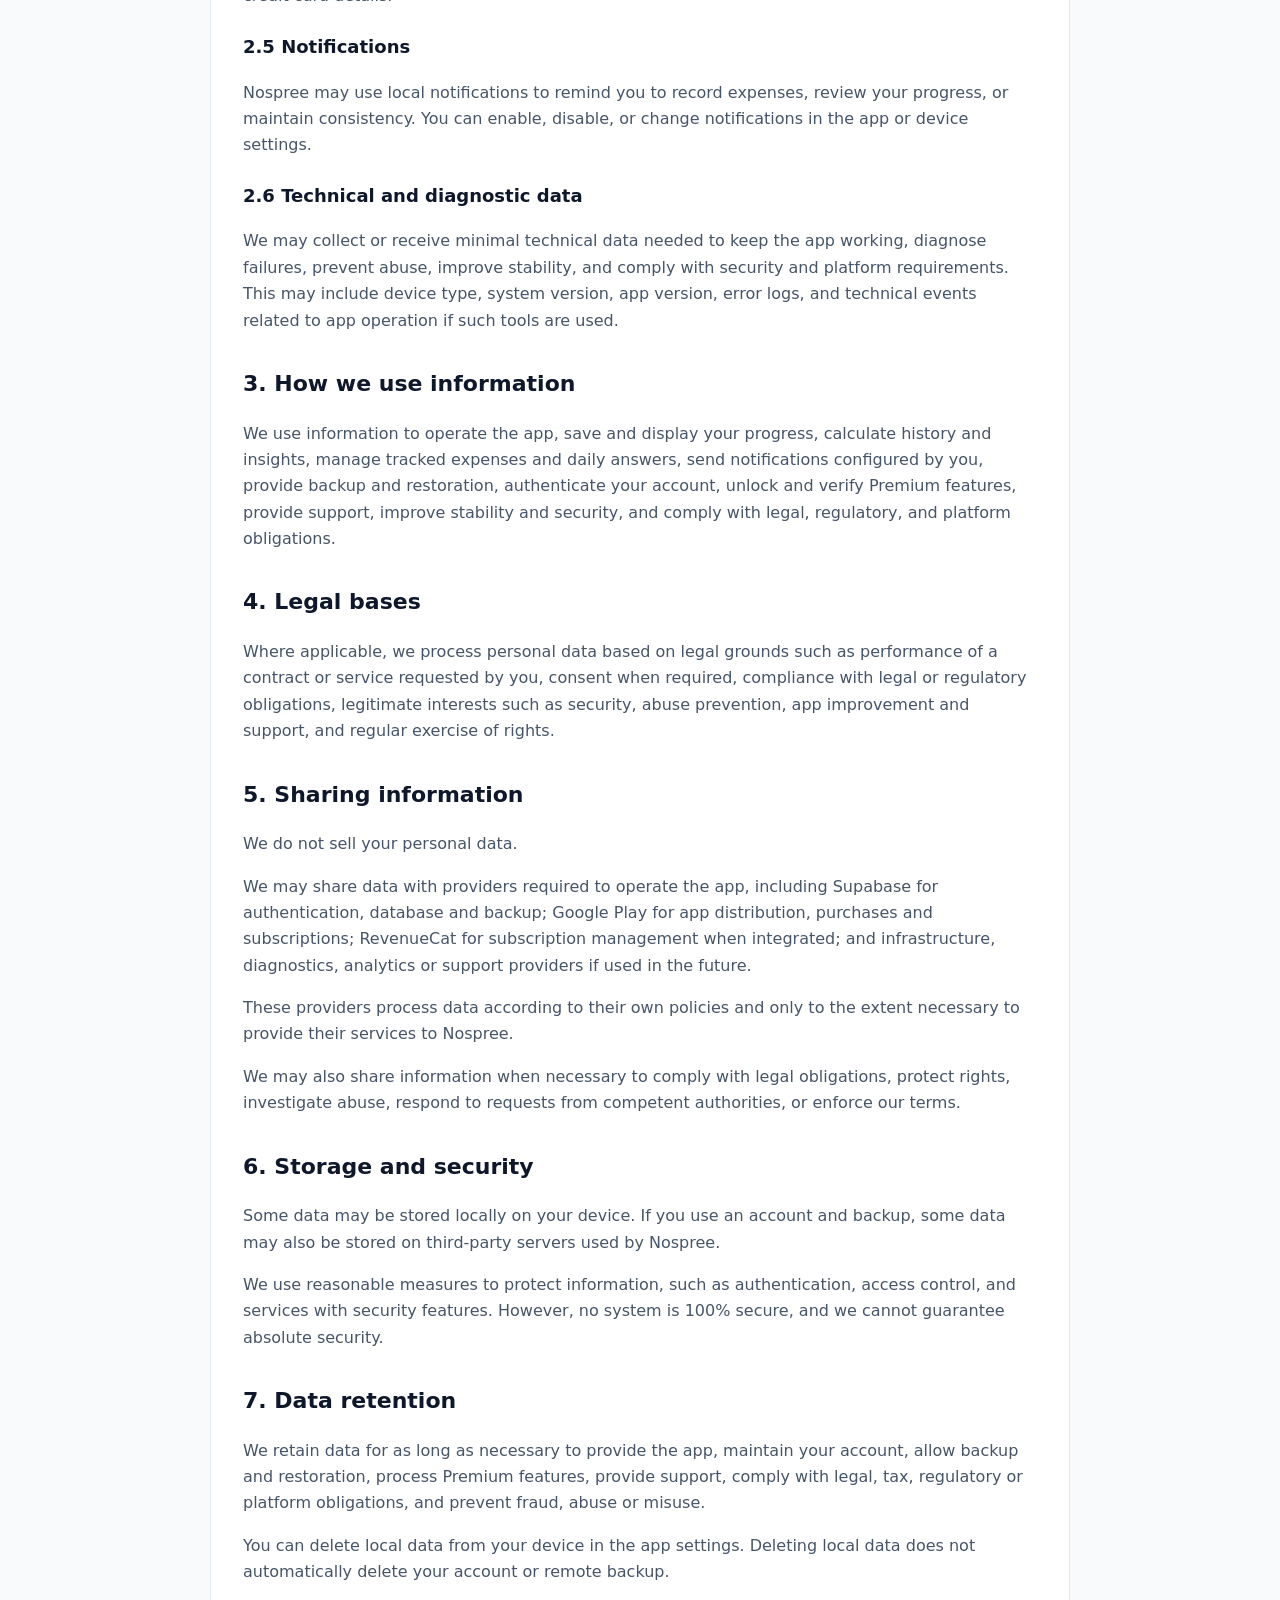
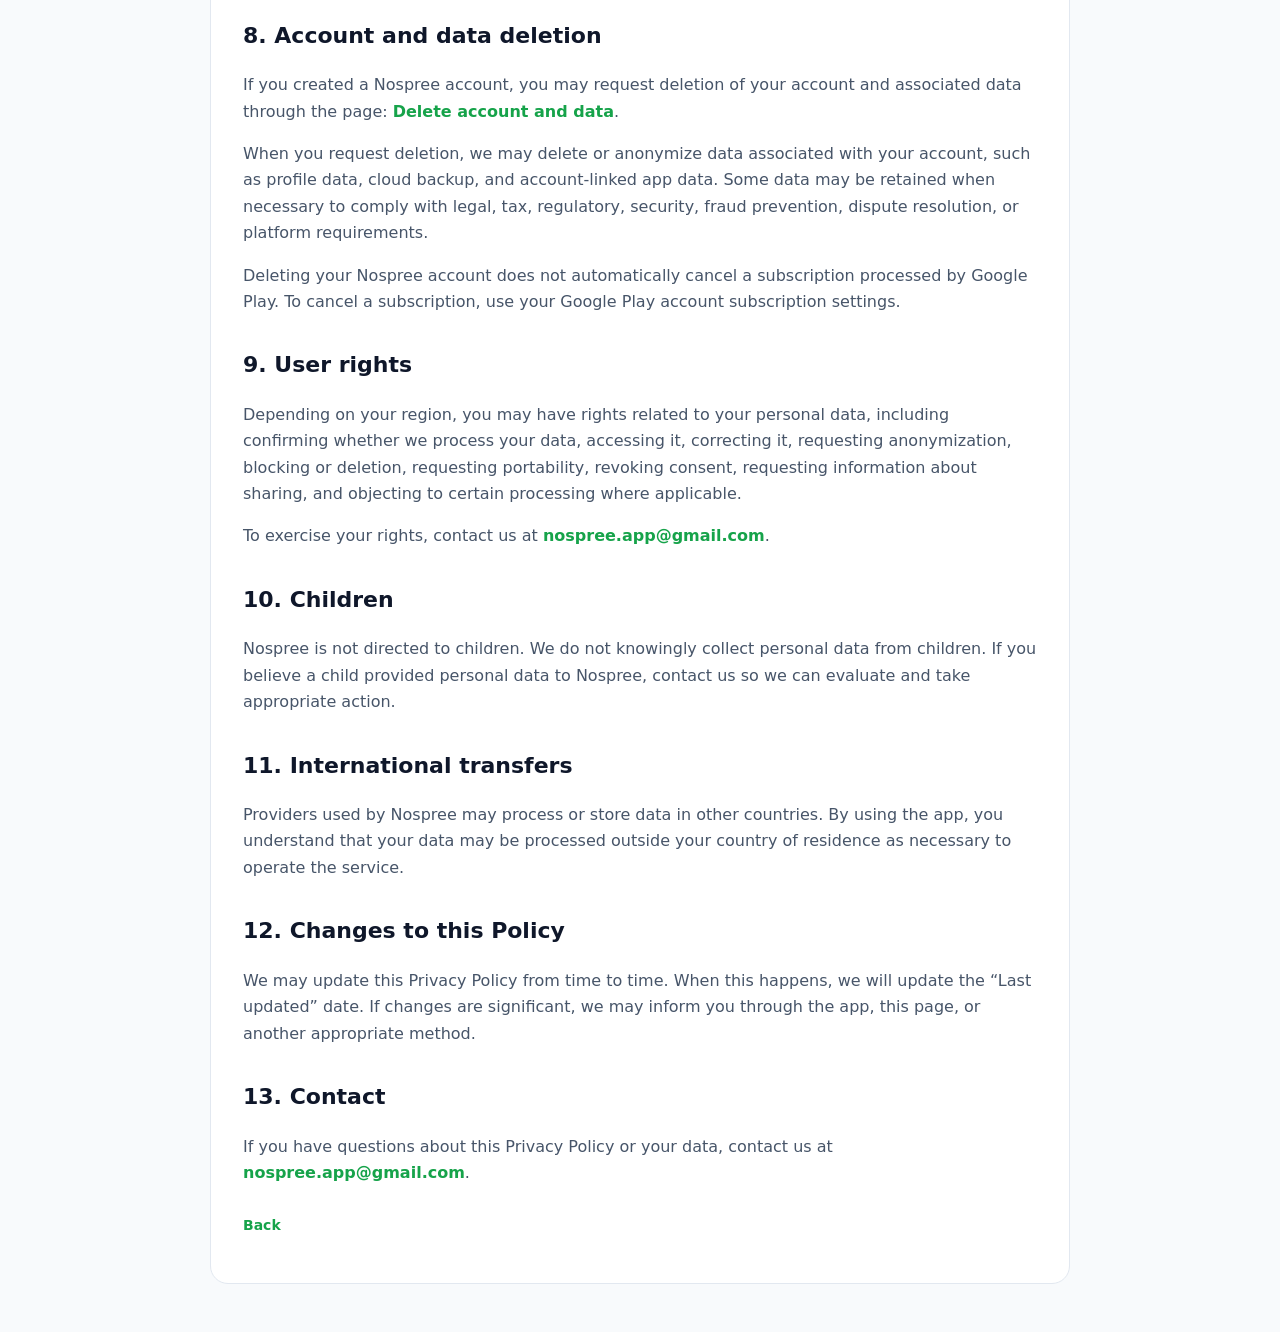
<file: en/privacy.html>
<!doctype html>
<html lang="en">
  <head><meta charset="utf-8"/><meta name="viewport" content="width=device-width, initial-scale=1"/><title>Privacy Policy — Nospree</title><meta name="description" content="Privacy Policy for the Nospree app."/><link rel="stylesheet" href="../style.css"/></head>
  <body><main><article class="card"><div class="language-switcher"><a href="../privacy.html">Português</a></div>
    <h1>Privacy Policy — Nospree</h1>
    <p><strong>Last updated:</strong> May 8, 2026</p>
    <p>This Privacy Policy explains how Nospree collects, uses, stores, shares, and protects information when you use the app.</p>
    <p>Nospree is a personal organization app designed to help you track specific expenses, record daily answers, view history, receive reminders, and, when available, protect your progress with an account and backup.</p>
    <p>Nospree is not a bank, financial institution, digital wallet, credit service, investment service, financial advisor, accounting advisor, or legal advisor.</p>
    <h2>1. Who we are</h2><p>Nospree is published by Masa Labs.</p><p>Contact: <a href="mailto:nospree.app@gmail.com">nospree.app@gmail.com</a></p>
    <h2>2. Information we may collect or store</h2>
    <h3>2.1 Account information</h3><p>When you create or access an account in Nospree, we may process information such as your email address, account identifier, information required for authentication, and account status, including whether Premium features are active through a subscription or manual/beta access.</p><p>Authentication may be processed by third-party providers such as Supabase. We do not store your password in readable text.</p>
    <h3>2.2 Information entered or generated in the app</h3><p>Nospree may store information that you add, configure, or generate in the app, including tracked expenses, expense names, average amounts, weekdays configured for each expense, daily answers, actual amounts entered, usage history, balances, consistency, projections and insights calculated from your data, language, currency, theme and notification preferences, onboarding state, and app settings.</p><p>This information may be stored locally on your device. If you use an account and backup, some of this information may also be stored in the cloud.</p>
    <h3>2.3 Backup data</h3><p>If you use Premium features with a connected account, Nospree may save a backup of your data in the cloud to allow later restoration.</p><p>The backup may include app data such as tracked expenses, history, settings, and preferences. The backup should not include your password, session tokens, secret keys, full credit card details, internal credentials, or local test Premium state.</p>
    <h3>2.4 Purchases and subscriptions</h3><p>If you subscribe to Premium features, the purchase may be processed by Google Play and/or subscription management services such as RevenueCat.</p><p>We may receive information needed to unlock or verify Premium status, such as whether a subscription is active, expired, canceled, or in a trial period. We do not receive or store your full credit card details.</p>
    <h3>2.5 Notifications</h3><p>Nospree may use local notifications to remind you to record expenses, review your progress, or maintain consistency. You can enable, disable, or change notifications in the app or device settings.</p>
    <h3>2.6 Technical and diagnostic data</h3><p>We may collect or receive minimal technical data needed to keep the app working, diagnose failures, prevent abuse, improve stability, and comply with security and platform requirements. This may include device type, system version, app version, error logs, and technical events related to app operation if such tools are used.</p>
    <h2>3. How we use information</h2><p>We use information to operate the app, save and display your progress, calculate history and insights, manage tracked expenses and daily answers, send notifications configured by you, provide backup and restoration, authenticate your account, unlock and verify Premium features, provide support, improve stability and security, and comply with legal, regulatory, and platform obligations.</p>
    <h2>4. Legal bases</h2><p>Where applicable, we process personal data based on legal grounds such as performance of a contract or service requested by you, consent when required, compliance with legal or regulatory obligations, legitimate interests such as security, abuse prevention, app improvement and support, and regular exercise of rights.</p>
    <h2>5. Sharing information</h2><p>We do not sell your personal data.</p><p>We may share data with providers required to operate the app, including Supabase for authentication, database and backup; Google Play for app distribution, purchases and subscriptions; RevenueCat for subscription management when integrated; and infrastructure, diagnostics, analytics or support providers if used in the future.</p><p>These providers process data according to their own policies and only to the extent necessary to provide their services to Nospree.</p><p>We may also share information when necessary to comply with legal obligations, protect rights, investigate abuse, respond to requests from competent authorities, or enforce our terms.</p>
    <h2>6. Storage and security</h2><p>Some data may be stored locally on your device. If you use an account and backup, some data may also be stored on third-party servers used by Nospree.</p><p>We use reasonable measures to protect information, such as authentication, access control, and services with security features. However, no system is 100% secure, and we cannot guarantee absolute security.</p>
    <h2>7. Data retention</h2><p>We retain data for as long as necessary to provide the app, maintain your account, allow backup and restoration, process Premium features, provide support, comply with legal, tax, regulatory or platform obligations, and prevent fraud, abuse or misuse.</p><p>You can delete local data from your device in the app settings. Deleting local data does not automatically delete your account or remote backup.</p>
    <h2>8. Account and data deletion</h2><p>If you created a Nospree account, you may request deletion of your account and associated data through the page: <a href="./delete-account.html">Delete account and data</a>.</p><p>When you request deletion, we may delete or anonymize data associated with your account, such as profile data, cloud backup, and account-linked app data. Some data may be retained when necessary to comply with legal, tax, regulatory, security, fraud prevention, dispute resolution, or platform requirements.</p><p>Deleting your Nospree account does not automatically cancel a subscription processed by Google Play. To cancel a subscription, use your Google Play account subscription settings.</p>
    <h2>9. User rights</h2><p>Depending on your region, you may have rights related to your personal data, including confirming whether we process your data, accessing it, correcting it, requesting anonymization, blocking or deletion, requesting portability, revoking consent, requesting information about sharing, and objecting to certain processing where applicable.</p><p>To exercise your rights, contact us at <a href="mailto:nospree.app@gmail.com">nospree.app@gmail.com</a>.</p>
    <h2>10. Children</h2><p>Nospree is not directed to children. We do not knowingly collect personal data from children. If you believe a child provided personal data to Nospree, contact us so we can evaluate and take appropriate action.</p>
    <h2>11. International transfers</h2><p>Providers used by Nospree may process or store data in other countries. By using the app, you understand that your data may be processed outside your country of residence as necessary to operate the service.</p>
    <h2>12. Changes to this Policy</h2><p>We may update this Privacy Policy from time to time. When this happens, we will update the “Last updated” date. If changes are significant, we may inform you through the app, this page, or another appropriate method.</p>
    <h2>13. Contact</h2><p>If you have questions about this Privacy Policy or your data, contact us at <a href="mailto:nospree.app@gmail.com">nospree.app@gmail.com</a>.</p>
    <p class="footer"><a href="./index.html">Back</a></p>
  </article></main></body>
</html>
</file>
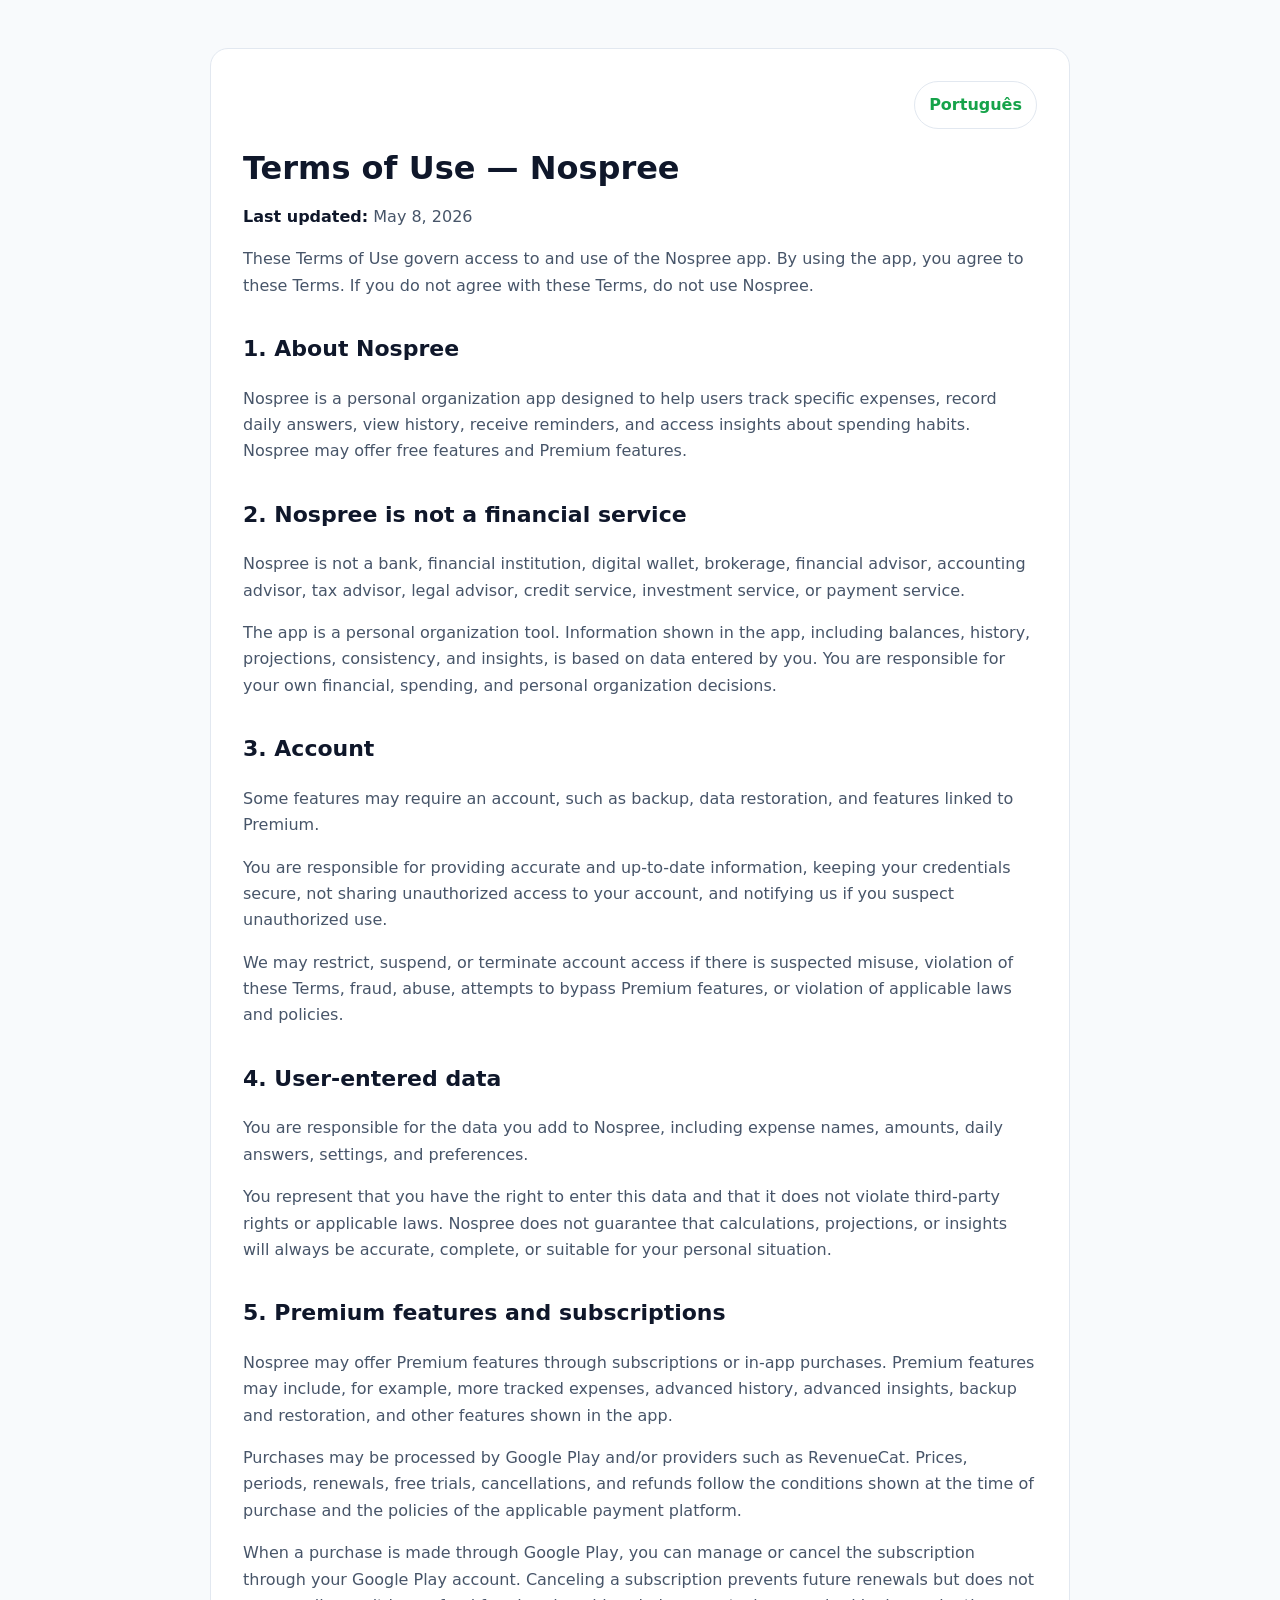
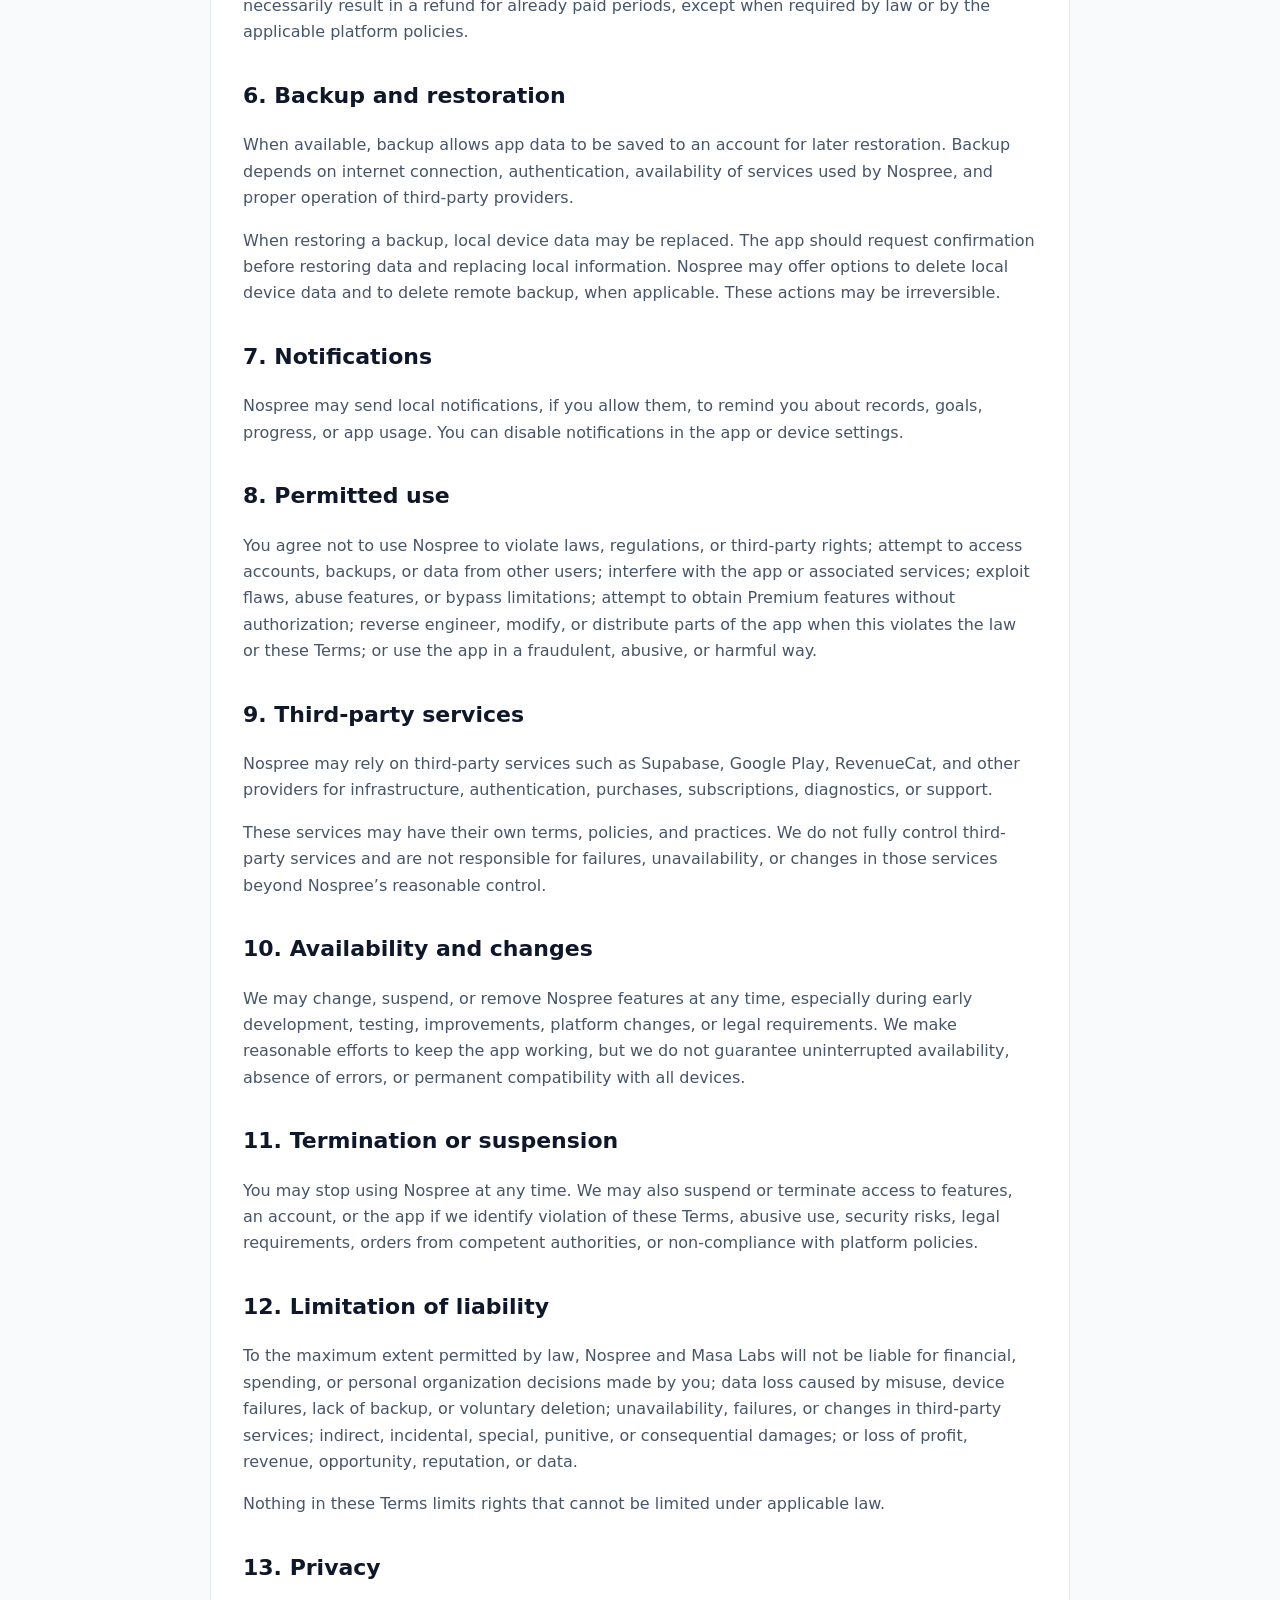
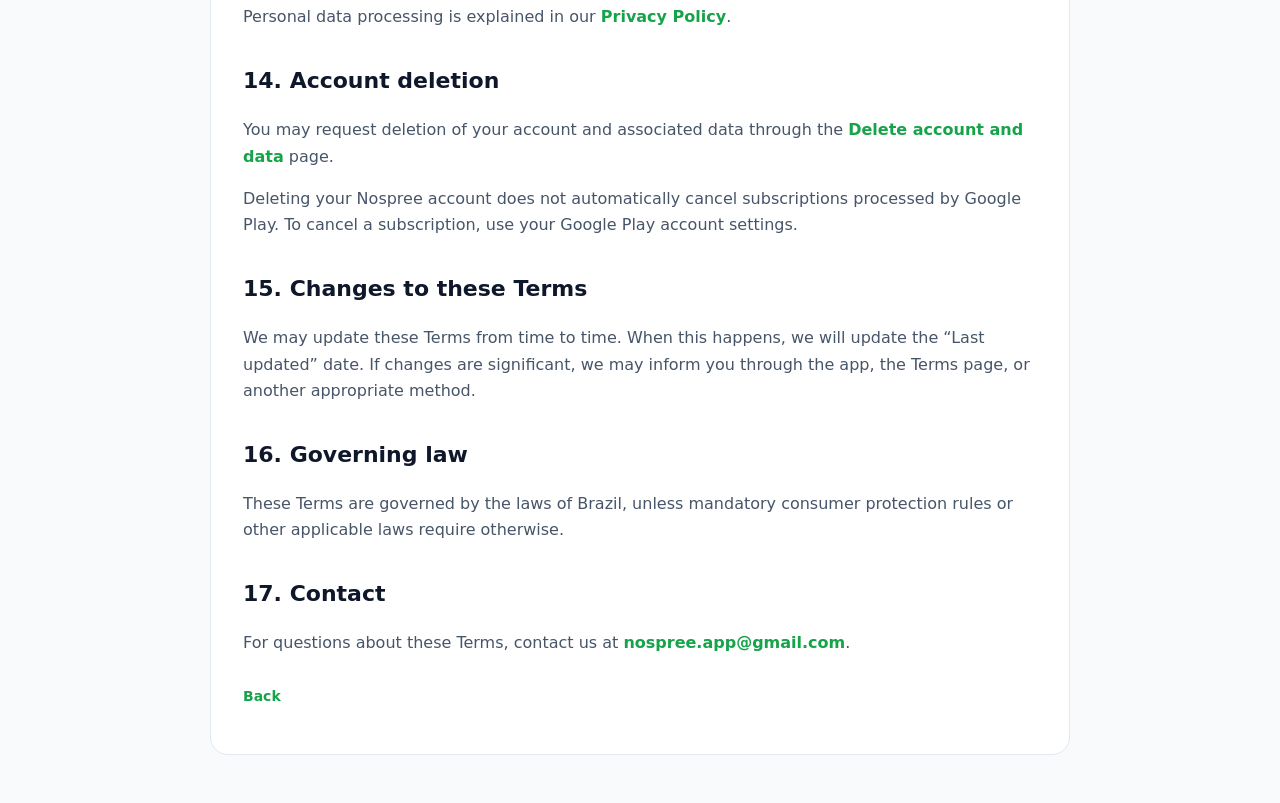
<file: en/terms.html>
<!doctype html>
<html lang="en">
  <head><meta charset="utf-8"/><meta name="viewport" content="width=device-width, initial-scale=1"/><title>Terms of Use — Nospree</title><meta name="description" content="Terms of Use for the Nospree app."/><link rel="stylesheet" href="../style.css"/></head>
  <body><main><article class="card"><div class="language-switcher"><a href="../terms.html">Português</a></div>
    <h1>Terms of Use — Nospree</h1>
    <p><strong>Last updated:</strong> May 8, 2026</p>
    <p>These Terms of Use govern access to and use of the Nospree app. By using the app, you agree to these Terms. If you do not agree with these Terms, do not use Nospree.</p>
    <h2>1. About Nospree</h2><p>Nospree is a personal organization app designed to help users track specific expenses, record daily answers, view history, receive reminders, and access insights about spending habits. Nospree may offer free features and Premium features.</p>
    <h2>2. Nospree is not a financial service</h2><p>Nospree is not a bank, financial institution, digital wallet, brokerage, financial advisor, accounting advisor, tax advisor, legal advisor, credit service, investment service, or payment service.</p><p>The app is a personal organization tool. Information shown in the app, including balances, history, projections, consistency, and insights, is based on data entered by you. You are responsible for your own financial, spending, and personal organization decisions.</p>
    <h2>3. Account</h2><p>Some features may require an account, such as backup, data restoration, and features linked to Premium.</p><p>You are responsible for providing accurate and up-to-date information, keeping your credentials secure, not sharing unauthorized access to your account, and notifying us if you suspect unauthorized use.</p><p>We may restrict, suspend, or terminate account access if there is suspected misuse, violation of these Terms, fraud, abuse, attempts to bypass Premium features, or violation of applicable laws and policies.</p>
    <h2>4. User-entered data</h2><p>You are responsible for the data you add to Nospree, including expense names, amounts, daily answers, settings, and preferences.</p><p>You represent that you have the right to enter this data and that it does not violate third-party rights or applicable laws. Nospree does not guarantee that calculations, projections, or insights will always be accurate, complete, or suitable for your personal situation.</p>
    <h2>5. Premium features and subscriptions</h2><p>Nospree may offer Premium features through subscriptions or in-app purchases. Premium features may include, for example, more tracked expenses, advanced history, advanced insights, backup and restoration, and other features shown in the app.</p><p>Purchases may be processed by Google Play and/or providers such as RevenueCat. Prices, periods, renewals, free trials, cancellations, and refunds follow the conditions shown at the time of purchase and the policies of the applicable payment platform.</p><p>When a purchase is made through Google Play, you can manage or cancel the subscription through your Google Play account. Canceling a subscription prevents future renewals but does not necessarily result in a refund for already paid periods, except when required by law or by the applicable platform policies.</p>
    <h2>6. Backup and restoration</h2><p>When available, backup allows app data to be saved to an account for later restoration. Backup depends on internet connection, authentication, availability of services used by Nospree, and proper operation of third-party providers.</p><p>When restoring a backup, local device data may be replaced. The app should request confirmation before restoring data and replacing local information. Nospree may offer options to delete local device data and to delete remote backup, when applicable. These actions may be irreversible.</p>
    <h2>7. Notifications</h2><p>Nospree may send local notifications, if you allow them, to remind you about records, goals, progress, or app usage. You can disable notifications in the app or device settings.</p>
    <h2>8. Permitted use</h2><p>You agree not to use Nospree to violate laws, regulations, or third-party rights; attempt to access accounts, backups, or data from other users; interfere with the app or associated services; exploit flaws, abuse features, or bypass limitations; attempt to obtain Premium features without authorization; reverse engineer, modify, or distribute parts of the app when this violates the law or these Terms; or use the app in a fraudulent, abusive, or harmful way.</p>
    <h2>9. Third-party services</h2><p>Nospree may rely on third-party services such as Supabase, Google Play, RevenueCat, and other providers for infrastructure, authentication, purchases, subscriptions, diagnostics, or support.</p><p>These services may have their own terms, policies, and practices. We do not fully control third-party services and are not responsible for failures, unavailability, or changes in those services beyond Nospree’s reasonable control.</p>
    <h2>10. Availability and changes</h2><p>We may change, suspend, or remove Nospree features at any time, especially during early development, testing, improvements, platform changes, or legal requirements. We make reasonable efforts to keep the app working, but we do not guarantee uninterrupted availability, absence of errors, or permanent compatibility with all devices.</p>
    <h2>11. Termination or suspension</h2><p>You may stop using Nospree at any time. We may also suspend or terminate access to features, an account, or the app if we identify violation of these Terms, abusive use, security risks, legal requirements, orders from competent authorities, or non-compliance with platform policies.</p>
    <h2>12. Limitation of liability</h2><p>To the maximum extent permitted by law, Nospree and Masa Labs will not be liable for financial, spending, or personal organization decisions made by you; data loss caused by misuse, device failures, lack of backup, or voluntary deletion; unavailability, failures, or changes in third-party services; indirect, incidental, special, punitive, or consequential damages; or loss of profit, revenue, opportunity, reputation, or data.</p><p>Nothing in these Terms limits rights that cannot be limited under applicable law.</p>
    <h2>13. Privacy</h2><p>Personal data processing is explained in our <a href="./privacy.html">Privacy Policy</a>.</p>
    <h2>14. Account deletion</h2><p>You may request deletion of your account and associated data through the <a href="./delete-account.html">Delete account and data</a> page.</p><p>Deleting your Nospree account does not automatically cancel subscriptions processed by Google Play. To cancel a subscription, use your Google Play account settings.</p>
    <h2>15. Changes to these Terms</h2><p>We may update these Terms from time to time. When this happens, we will update the “Last updated” date. If changes are significant, we may inform you through the app, the Terms page, or another appropriate method.</p>
    <h2>16. Governing law</h2><p>These Terms are governed by the laws of Brazil, unless mandatory consumer protection rules or other applicable laws require otherwise.</p>
    <h2>17. Contact</h2><p>For questions about these Terms, contact us at <a href="mailto:nospree.app@gmail.com">nospree.app@gmail.com</a>.</p>
    <p class="footer"><a href="./index.html">Back</a></p>
  </article></main></body>
</html>
</file>
<file: style.css>
:root {
  color-scheme: light;
  --bg: #f8fafc;
  --surface: #ffffff;
  --text: #0f172a;
  --muted: #475569;
  --border: #e2e8f0;
  --accent: #16a34a;
  --accent-soft: #f0fdf4;
}
* { box-sizing: border-box; }
body { margin: 0; font-family: Inter, system-ui, -apple-system, BlinkMacSystemFont, "Segoe UI", sans-serif; background: var(--bg); color: var(--text); line-height: 1.65; }
main { width: min(860px, calc(100% - 32px)); margin: 0 auto; padding: 48px 0; }
.card { background: var(--surface); border: 1px solid var(--border); border-radius: 18px; padding: 32px; }
h1 { margin: 0 0 8px; font-size: 32px; line-height: 1.2; }
h2 { margin-top: 32px; font-size: 22px; }
h3 { margin-top: 22px; font-size: 18px; }
p, li { color: var(--muted); }
strong { color: var(--text); }
a { color: var(--accent); font-weight: 600; text-decoration: none; }
a:hover { text-decoration: underline; }
nav, .language-switcher { display: flex; flex-wrap: wrap; gap: 12px; margin: 24px 0 0; }
.language-switcher { margin: 0 0 20px; justify-content: flex-end; }
nav a, .button, .language-switcher a { display: inline-flex; align-items: center; justify-content: center; border: 1px solid var(--border); border-radius: 999px; padding: 10px 14px; background: #ffffff; }
.footer { margin-top: 28px; font-size: 14px; color: var(--muted); }
.notice { border-left: 4px solid var(--accent); padding: 12px 16px; background: var(--accent-soft); border-radius: 12px; }
@media (max-width: 640px) { main { padding: 28px 0; } .card { padding: 22px; border-radius: 14px; } h1 { font-size: 26px; } .language-switcher { justify-content: flex-start; } }
</file>
